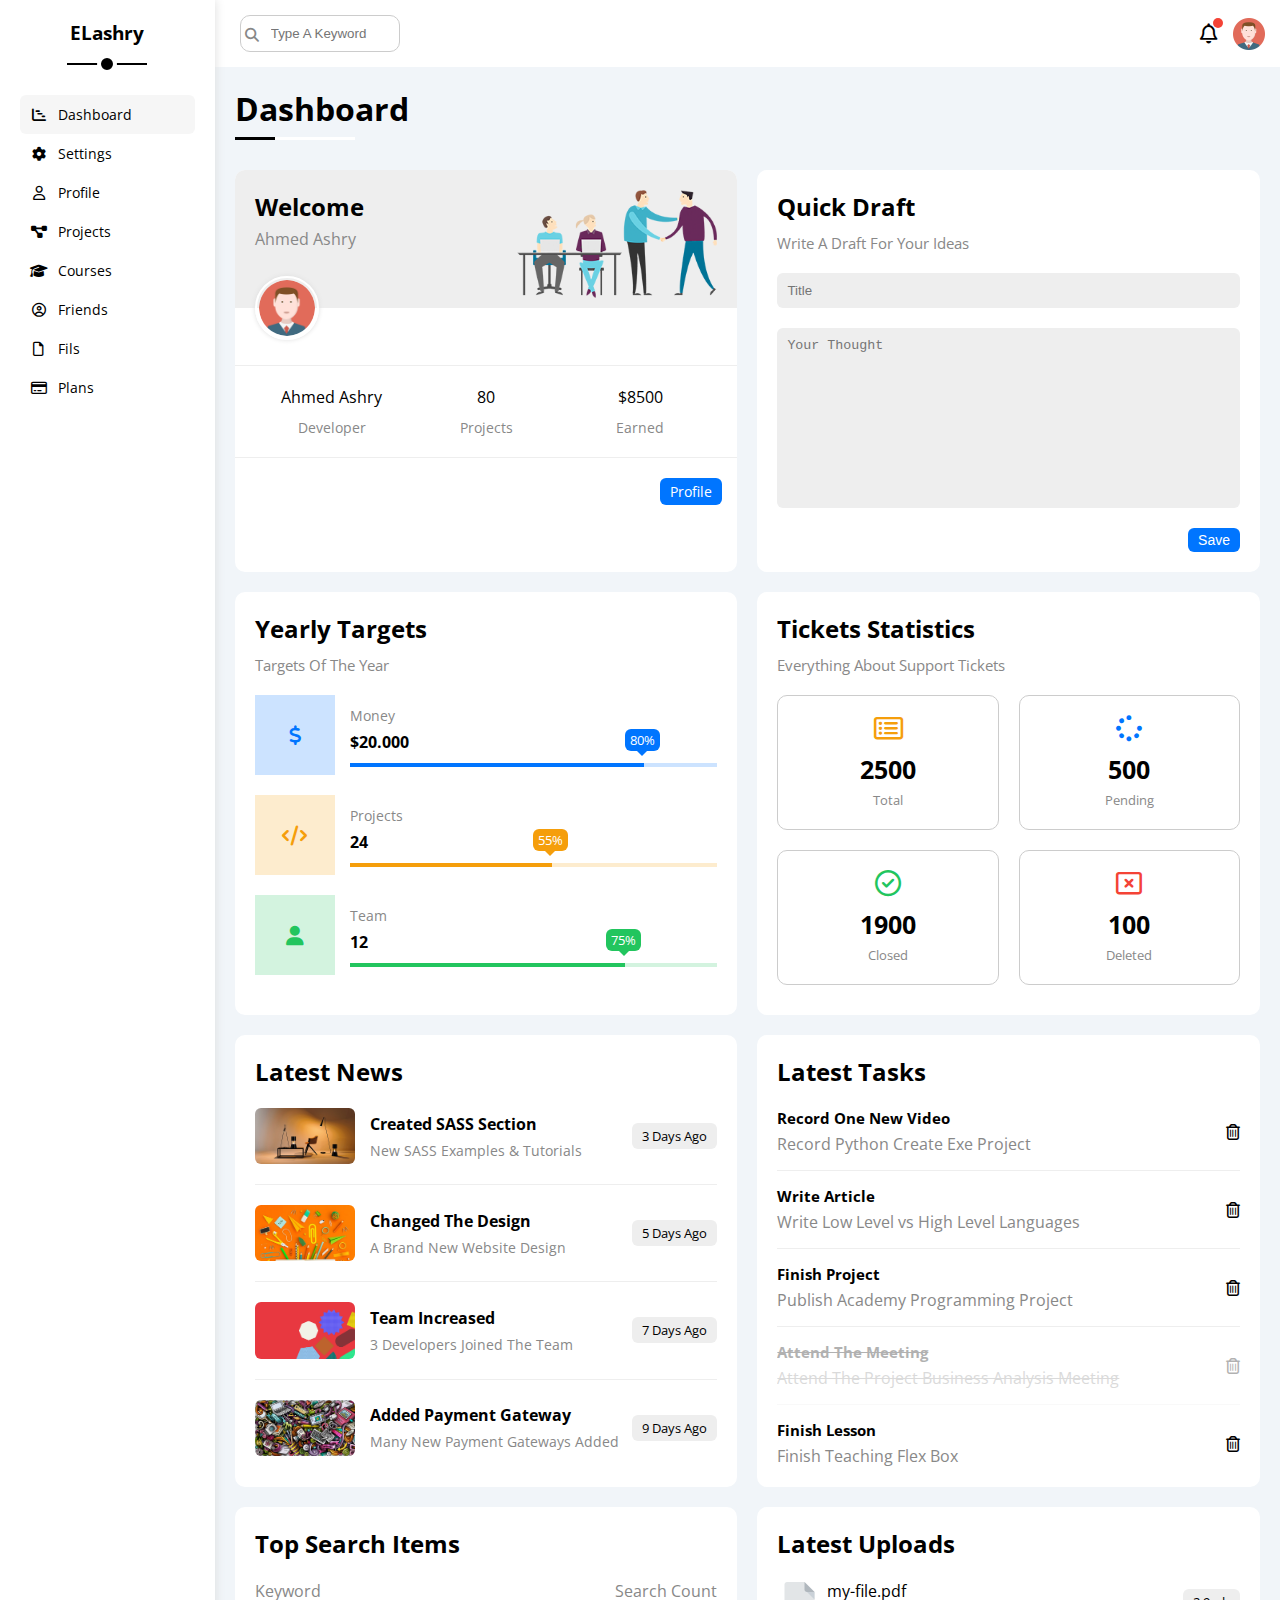
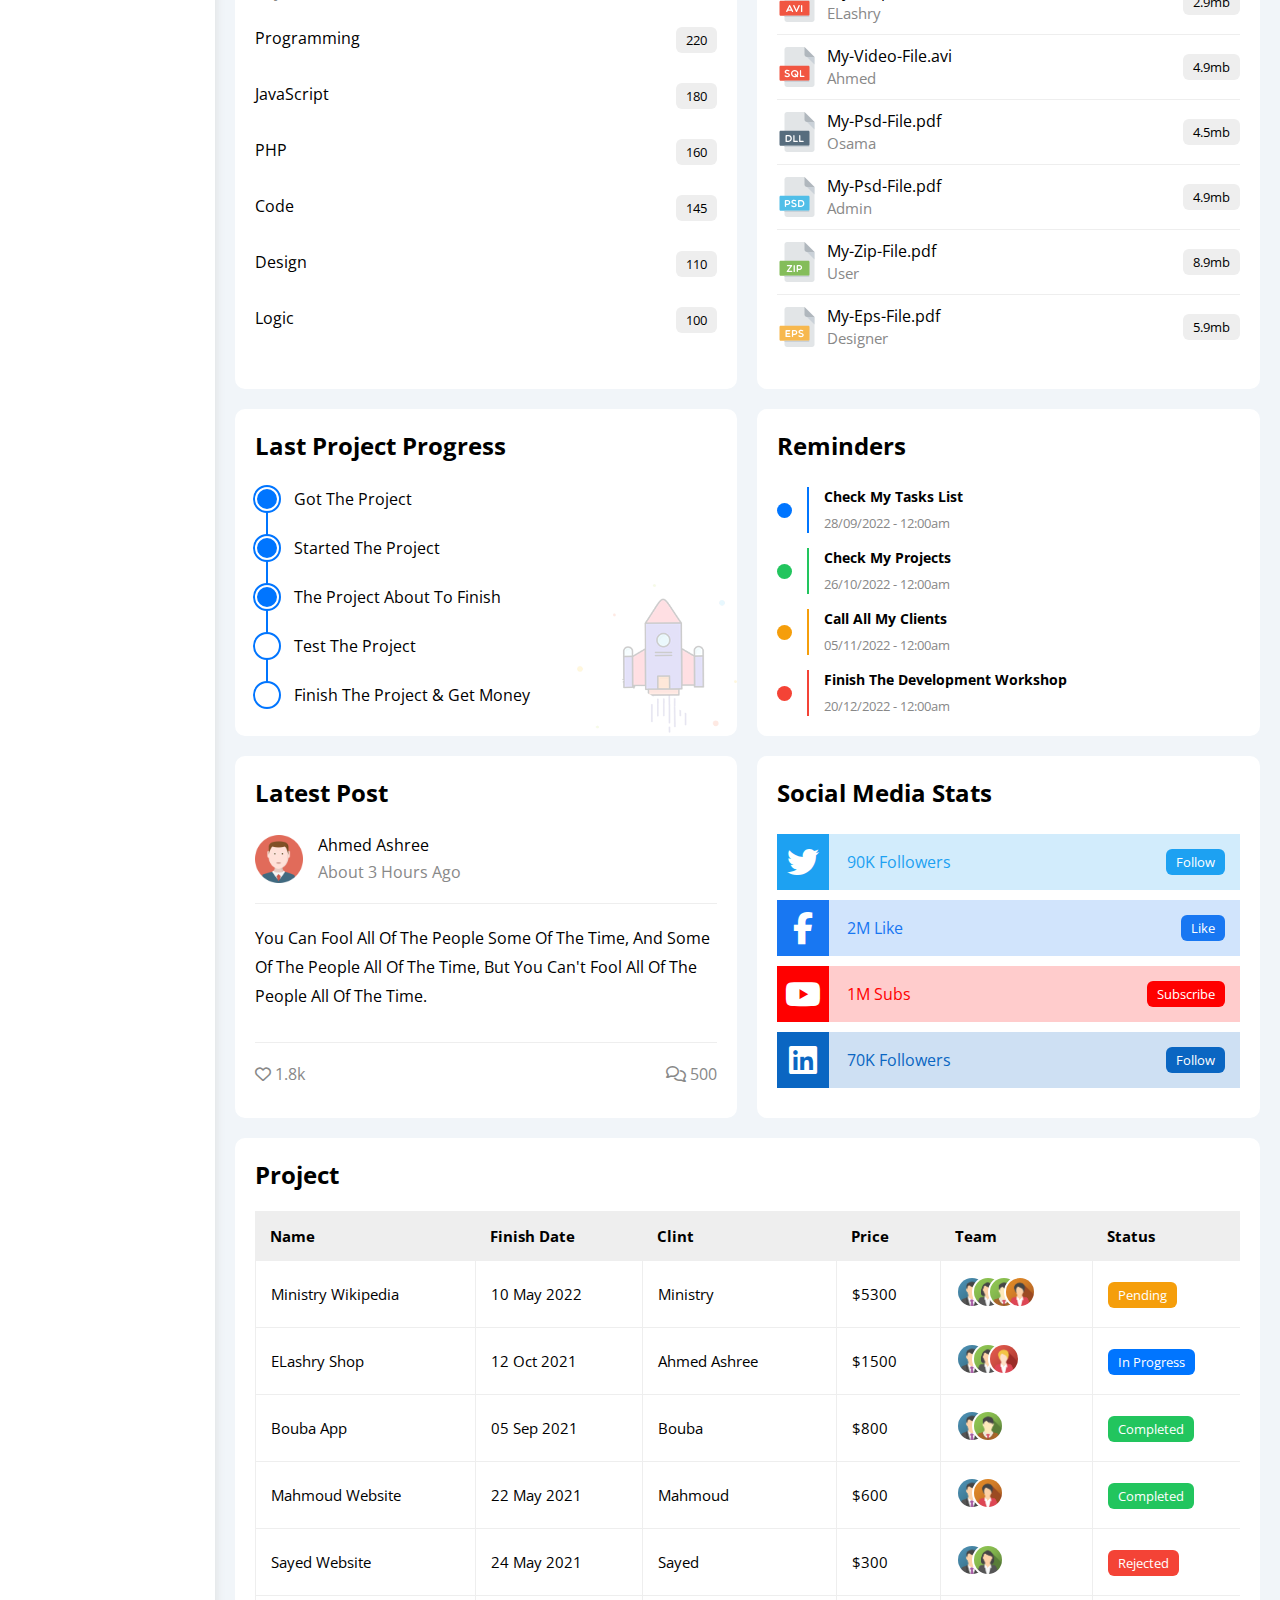
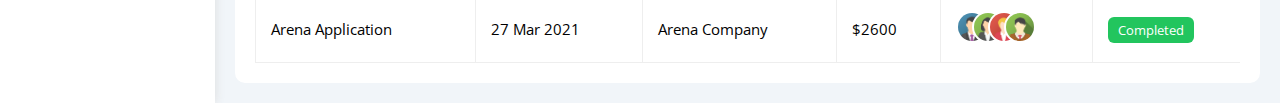
<file: index.html>
<!DOCTYPE html>
<html lang="en">
<head>
    <meta charset="UTF-8">
    <meta name="viewport" content="width=device-width, initial-scale=1.0">
    <title>Dashboard</title>
    <link rel="stylesheet" href="css/all.css">
    <link rel="stylesheet" href="css/framework.css">
    <link rel="stylesheet" href="css/master.css">
    <link rel="preconnect" href="https://fonts.googleapis.com">
    <link rel="preconnect" href="https://fonts.gstatic.com" crossorigin>
    <link href="https://fonts.googleapis.com/css2?family=Cairo:wght@200..1000&family=Open+Sans:ital,wght@0,300..800;1,300..800&family=Work+Sans:ital,wght@0,100..900;1,100..900&family=Young+Serif&display=swap" rel="stylesheet">
</head>
<body>
    <!-- Start Sidebar  -->
    <div class="page d-flex">
        <div class="sidebar bg-white p-20 p-relative">
            <h3 class="p-relative txt-c mt-0">ELashry</h3>
            <ul>
                <li>
                    <a class="active d-flex c-black align-center fs-14 p-10 red-6" href="index.html">
                        <i class="fa-solid fa-chart-gantt fa-fw"></i>
                        <span class="hide-mobile">Dashboard</span>
                    </a>
                </li>
                <li> 
                    <a class=" d-flex c-black align-center fs-14 p-10 red-6" href="settings.html">
                        <i class="fa-solid fa-gear fa-fw"></i>
                        <span class="hide-mobile">Settings</span>
                    </a>
                </li>
                <li>
                    <a class=" d-flex c-black align-center fs-14 p-10 red-6" href="profile.html">
                        <i class="fa-regular fa-user fa-fw"></i>
                        <span class="hide-mobile">Profile</span>
                    </a>
                </li>
                <li>
                    <a class=" d-flex c-black align-center fs-14 p-10 red-6" href="projects.html">
                        <i class="fa-solid fa-diagram-project fa-fw"></i>
                        <span class="hide-mobile">Projects</span>
                    </a>
                </li>
                <li>
                    <a class=" d-flex c-black align-center fs-14 p-10 red-6" href="courses.html">
                        <i class="fa-solid fa-graduation-cap fa-fw"></i>
                        <span class="hide-mobile">Courses</span>
                    </a>
                </li>
                <li>
                    <a class=" d-flex c-black align-center fs-14 p-10 red-6" href="friends.html">
                        <i class="fa-regular fa-circle-user fa-fw"></i>
                        <span class="hide-mobile">Friends</span>
                    </a>
                </li>
                <li>
                    <a class=" d-flex c-black align-center fs-14 p-10 red-6" href="fils.html">
                        <i class="fa-regular fa-file fa-fw"></i>
                        <span class="hide-mobile">Fils</span>
                    </a>
                </li>
                <li>
                    <a class=" d-flex c-black align-center fs-14 p-10 red-6" href="plans.html">
                        <i class="fa-regular fa-credit-card fa-fw"></i>
                        <span class="hide-mobile">Plans</span>
                    </a>
                </li>
            </ul>
        </div>
    <!-- End Sidebar -->
        <div class="content w-full">
            <!-- Start Head  -->
            <div class="head bg-white p-15 between-flex">
                <div class="search p-relative">
                    <input class="p-10 b-cc red-10" type="search" placeholder="Type A Keyword">
                </div>
                <div class="icon d-flex align-center">
                    <span class="notification p-relative">
                        <i class="fa-regular fa-bell fa-lg"></i>
                    </span>
                    <img src="images/avatar.png" alt="">
                </div>
            </div>
            <!-- End Head -->
            <h1 class="p-relative">Dashboard</h1>
            <div class=" wrapper">
                <!-- Start Welcome -->
                <div class=" welcome bg-white red-10 txt-c-mobile block-mobile">
                    <div class="intro space-between p-20 d-flex bg-eee">
                        <div>
                            <h2 class="m-0">Welcome</h2>
                            <p class="c-grey mt-5">Ahmed Ashry</p>
                        </div>
                        <img src="images/welcome.png" alt="" class="hide-mobile">
                    </div>
                    <img src="images/avatar.png" alt="" class="avatar">
                    <div class="body txt-c d-flex p-20 mt-20 mb-20 block-mobile">
                        <div>Ahmed Ashry <span class="d-block c-grey fs-14 mt-10">Developer</span></div>
                        <div>80<span class="d-block c-grey fs-14 mt-10">Projects</span></div>
                        <div>$8500<span class="d-block c-grey fs-14 mt-10">Earned</span></div>
                    </div>
                    <a href="profile.html" class="visit d-block fs-14 red-6 bg-blue c-white w-fit btn-shape">Profile</a>
                </div>
                <!-- End Welcome -->
                <!-- Start Quick Draft Widget -->
                    <div class="quick-draft p-20 bg-white red-10">
                        <h2 class="mt-0 mb-10">Quick Draft</h2>
                        <p class="mt-0 mb-20 c-grey fs-15">Write A Draft For Your Ideas</p>
                        <form>
                            <input type="text" class="d-block red-6 bg-eee mb-20 w-full p-10 b-none" placeholder="Title">
                            <textarea class="d-block red-6 bg-eee mb-20 w-full p-10 b-none" placeholder="Your Thought"></textarea>
                            <input class="save d-block w-fit bg-blue c-white fs-14 b-none btn-shape" type="submit" value="Save">
                        </form>
                    </div>
                <!-- End Quick Draft Widget -->
                <!-- Start Targets -->
                <div class="targets p-20 red-10 bg-white ">
                    <h2 class="mt-0 mb-10">Yearly Targets</h2>
                    <p class="mt-0 mb-20 c-grey fs-15"> Targets Of The Year</p>
                    <div class="targets-row mb-20  d-flex align-center blue">
                        <div class="icon center-flex">
                            <i class="fa-solid fa-dollar-sign fa-lg c-blue"></i>
                        </div>
                        <div class="details">
                            <span class="fs-14 c-grey">Money</span>
                            <span class="d-block mt-5 mb-10 fw-bold">$20.000</span>
                            <div class="progress p-relative">
                                <span class="bg-blue blue" style="width: 80%;">
                                <span class="bg-blue">80%</span>
                            </span>
                            </div>
                        </div>
                    </div>
                    <div class="targets-row mb-20  d-flex align-center orange">
                        <div class="icon center-flex">
                            <i class="fa-solid fa-code fa-lg c-orange"></i>
                        </div>
                        <div class="details">
                            <span class="fs-14 c-grey">Projects</span>
                            <span class="d-block mt-5 mb-10 fw-bold">24</span>
                            <div class="progress p-relative">
                                <span class="bg-orange orange" style="width:55%;">
                                <span class="bg-orange">55%</span>
                            </span>
                            </div>
                        </div>
                    </div>
                    <div class="targets-row mb-20  d-flex align-center green">
                        <div class="icon center-flex">
                            <i class="fa-solid fa-user fa-lg c-green"></i>
                        </div>
                        <div class="details">
                            <span class="fs-14 c-grey">Team</span>
                            <span class="d-block mt-5 mb-10 fw-bold">12</span>
                            <div class="progress p-relative">
                                <span class="bg-green green" style="width: 75%;">
                                <span class="bg-green">75%</span>
                            </span>
                            </div>
                        </div>
                    </div>
                </div>
                <!-- End Targets -->
                <!-- Start Ticket Widget -->
                <div class="tickets p-20 red-10 bg-white">
                    <h2 class="mt-0 mb-10">Tickets Statistics</h2>
                    <p class="mt-0 mb-20 c-grey fs-15">Everything About Support Tickets</p>
                    <div class="d-flex txt-c gap-20 f-wrap">
                        <div class="box p-20 red-10 fs-13 c-grey">
                            <i class="fa-regular fa-rectangle-list fa-2x mb-10 c-orange"></i>
                            <span class="d-block c-black fw-bold fs-25 mb-5">2500</span>
                            Total
                        </div>
                        <div class="box p-20 red-10 fs-13 c-grey">
                            <i class="fa-solid fa-spinner fa-2x mb-10 c-blue"></i>
                            <span class="d-block c-black fw-bold fs-25 mb-5">500</span>
                            Pending
                        </div>
                        <div class="box p-20 red-10 fs-13 c-grey">
                            <i class="fa-regular fa-circle-check fa-2x mb-10 c-green"></i>
                            <span class="d-block c-black fw-bold fs-25 mb-5">1900</span>
                            Closed
                        </div>
                        <div class="box p-20 red-10 fs-13 c-grey">
                            <i class="fa-regular fa-rectangle-xmark fa-2x mb-10 c-red"></i>
                            <span class="d-block c-black fw-bold fs-25 mb-5">100</span>
                            Deleted
                        </div>
                    </div>
                </div>
                <!-- End Ticket Widget -->
                <!-- Start  Latest News -->
                <div class="latest-news p-20 red-10 bg-white txt-c-mobile">
                    <h2 class="mt-0 mb-20">Latest News</h2>
                    <div class="news-row d-flex align-center block-mobile">
                        <img src="images/news-01.png" alt=""> 
                        <div class="info">
                            <h3>Created SASS Section</h3>
                            <p class="m-0 fs-14 c-grey">New SASS Examples & Tutorials</p>
                        </div>
                        <div class="btn-shape bg-eee fs-13 label">3 Days Ago</div>
                    </div>
                    <div class="news-row d-flex align-center block-mobile">
                        <img src="images/news-02.png" alt=""> 
                        <div class="info">
                            <h3>Changed The Design</h3>
                            <p class="m-0 fs-14 c-grey">A Brand New Website Design</p>
                        </div>
                        <div class="btn-shape bg-eee fs-13 label">5 Days Ago</div>
                    </div>
                    <div class="news-row d-flex align-center block-mobile">
                        <img src="images/news-03.png" alt=""> 
                        <div class="info">
                            <h3>Team Increased</h3>
                            <p class="m-0 fs-14 c-grey">3 Developers Joined The Team</p>
                        </div>
                        <div class="btn-shape bg-eee fs-13 label">7 Days Ago</div>
                    </div>
                    <div class="news-row d-flex align-center block-mobile">
                        <img src="images/news-04.png" alt=""> 
                        <div class="info">
                            <h3>Added Payment Gateway</h3>
                            <p class="m-0 fs-14 c-grey">Many New Payment Gateways Added</p>
                        </div>
                        <div class="btn-shape bg-eee fs-13 label">9 Days Ago</div>
                    </div>
                </div>
                <!-- End  Latest News -->
                <!-- Start Latest Tasks -->
                <div class="tasks p-20 red-10 bg-white">
                    <h2 class="mt-0 mb-20">Latest Tasks</h2>
                    <div class="task-row between-flex">
                        <div class="info">
                            <h3 class="fs-15 mb-5 mt-0">Record One New Video</h3>
                            <p class="c-grey m-0">Record Python Create Exe Project</p>
                        </div>
                        <i class="fa-regular fa-trash-can delete"></i>
                    </div>
                    <div class="task-row between-flex">
                        <div class="info">
                            <h3 class="fs-15 mb-5 mt-0">Write Article</h3>
                            <p class="c-grey m-0">Write Low Level vs High Level Languages</p>
                        </div>
                        <i class="fa-regular fa-trash-can delete"></i>
                    </div>
                    <div class="task-row between-flex">
                        <div class="info">
                            <h3 class="fs-15 mb-5 mt-0">Finish Project</h3>
                            <p class="c-grey m-0">Publish Academy Programming Project</p>
                        </div>
                        <i class="fa-regular fa-trash-can delete"></i>
                    </div>
                    <div class="task-row between-flex done">
                        <div class="info">
                            <h3 class="fs-15 mb-5 mt-0">Attend The Meeting</h3>
                            <p class="c-grey m-0">Attend The Project Business Analysis Meeting</p>
                        </div>
                        <i class="fa-regular fa-trash-can delete"></i>
                    </div>
                    <div class="task-row between-flex">
                        <div class="info">
                            <h3 class="fs-15 mb-5 mt-0">Finish Lesson</h3>
                            <p class="c-grey m-0">Finish Teaching Flex Box</p>
                        </div>
                        <i class="fa-regular fa-trash-can delete"></i>
                    </div>
                </div>
                <!-- End Latest Tasks -->
                <!-- Start Top Search -->
                <div class="top-search p-20 red-10 bg-white">
                    <h2 class="mt-0 mb-20">Top Search Items</h2>
                    <div class="items-head d-flex space-between c-grey mb-10">
                        <div>Keyword</div>
                        <div>Search Count</div>
                    </div>
                    <div class="items pt-15 pb-15 d-flex space-between">
                        <span>Programming</span>
                        <span class="btn-shape bg-eee fs-13">220</span>
                    </div>
                    <div class="items pt-15 pb-15 d-flex space-between">
                        <span>JavaScript</span>
                        <span class="btn-shape bg-eee fs-13">180</span>
                    </div>
                    <div class="items pt-15 pb-15 d-flex space-between">
                        <span>PHP</span>
                        <span class="btn-shape bg-eee fs-13">160</span>
                    </div>
                    <div class="items pt-15 pb-15 d-flex space-between">
                        <span>Code</span>
                        <span class="btn-shape bg-eee fs-13">145</span>
                    </div>
                    <div class="items pt-15 pb-15 d-flex space-between">
                        <span>Design</span>
                        <span class="btn-shape bg-eee fs-13">110</span>
                    </div>
                    <div class="items pt-15 pb-15 d-flex space-between">
                        <span>Logic</span>
                        <span class="btn-shape bg-eee fs-13">100</span>
                    </div>
                </div>
                <!-- End Top Search -->
                <!-- Start Latest Uploads -->
                <div class="latest-uploads p-20 red-10 bg-white">
                    <h2 class="mt-0 mb-20">Latest Uploads</h2>
                    <ul class="m-0">
                        <li class="between-flex pb-10 mb-10">
                            <div class="d-flex align-center">
                                <img src="images/avi.svg" alt="" class="mr-10">
                                <div>
                                    <span class="d-block">my-file.pdf</span>
                                    <span class="fs-15 c-grey">ELashry</span>
                                </div>
                            </div>
                            <div class="btn-shape fs-13 bg-eee">2.9mb</div>
                        </li>
                        <li class="between-flex pb-10 mb-10">
                            <div class="d-flex align-center">
                                <img src="images/sql.svg" alt="" class="mr-10">
                                <div>
                                    <span class="d-block">My-Video-File.avi</span>
                                    <span class="fs-15 c-grey">Ahmed</span>
                                </div>
                            </div>
                            <div class="btn-shape fs-13 bg-eee">4.9mb</div>
                        </li>
                        <li class="between-flex pb-10 mb-10">
                            <div class="d-flex align-center">
                                <img src="images/dll.svg" alt="" class="mr-10">
                                <div>
                                    <span class="d-block">My-Psd-File.pdf</span>
                                    <span class="fs-15 c-grey">Osama</span>
                                </div>
                            </div>
                            <div class="btn-shape fs-13 bg-eee">4.5mb</div>
                        </li>
                        <li class="between-flex pb-10 mb-10">
                            <div class="d-flex align-center">
                                <img src="images/psd.svg" alt="" class="mr-10">
                                <div>
                                    <span class="d-block">My-Psd-File.pdf</span>
                                    <span class="fs-15 c-grey">Admin</span>
                                </div>
                            </div>
                            <div class="btn-shape fs-13 bg-eee">4.9mb</div>
                        </li>
                        <li class="between-flex pb-10 mb-10">
                            <div class="d-flex align-center">
                                <img src="images/zip.svg" alt="" class="mr-10">
                                <div>
                                    <span class="d-block">My-Zip-File.pdf</span>
                                    <span class="fs-15 c-grey">User</span>
                                </div>
                            </div>
                            <div class="btn-shape fs-13 bg-eee">8.9mb</div>
                        </li>
                        <li class="between-flex pb-10 mb-10">
                            <div class="d-flex align-center">
                                <img src="images/eps.svg" alt="" class="mr-10">
                                <div>
                                    <span class="d-block">My-Eps-File.pdf</span>
                                    <span class="fs-15 c-grey">Designer</span>
                                </div>
                            </div>
                            <div class="btn-shape fs-13 bg-eee">5.9mb</div>
                        </li>
                    </ul>
                </div>
                <!-- End Latest Uploads -->
                <!-- Start Last Project Progress -->
                <div class="last-project p-20 red-10 bg-white p-relative">
                    <h2 class="mt-0 mb-20">Last Project Progress</h2>
                    <ul class="m-0 p-relative">
                        <li class="mt-25 d-flex align-center done">Got The Project</li>
                        <li class="mt-25 d-flex align-center done">Started The Project</li>
                        <li class="mt-25 d-flex align-center done">The Project About To Finish</li>
                        <li class="mt-25 d-flex align-center current">Test The Project</li>
                        <li class="mt-25 d-flex align-center">Finish The Project & Get Money</li>
                    </ul>
                    <img src="images/project.png" alt="" class="launch-icon hide-mobile">
                </div>
                <!-- End Last Project Progress -->
                <!-- Start Reminders -->
                <div class="reminders  p-20 red-10 bg-white p-relative">
                    <h2 class="mt-0 mb-25">Reminders</h2>
                    <ul class="m-0">
                        <li class="d-flex align-center mt-15">
                            <span class="bg-blue mr-15 red-half d-block key"></span>
                            <div class="pl-15 blue">
                                <p class="fs-14 fw-bold mt-0 mb-5">Check My Tasks List</p>
                                <span class="fs-13 c-grey">28/09/2022 - 12:00am</span>
                            </div>
                        </li>
                        <li class="d-flex align-center mt-15">
                            <span class="bg-green mr-15 red-half d-block key"></span>
                            <div class="pl-15 green">
                                <p class="fs-14 fw-bold mt-0 mb-5">Check My Projects</p>
                                <span class="fs-13 c-grey">26/10/2022 - 12:00am</span>
                            </div>
                        </li>
                        <li class="d-flex align-center mt-15">
                            <span class="bg-orange mr-15 red-half d-block key"></span>
                            <div class="pl-15 orange">
                                <p class="fs-14 fw-bold mt-0 mb-5">Call All My Clients</p>
                                <span class="fs-13 c-grey">05/11/2022 - 12:00am</span>
                            </div>
                        </li>
                        <li class="d-flex align-center mt-15">
                            <span class="bg-red mr-15 red-half d-block key"></span>
                            <div class="pl-15 red">
                                <p class="fs-14 fw-bold mt-0 mb-5">Finish The Development Workshop</p>
                                <span class="fs-13 c-grey">20/12/2022 - 12:00am</span>
                            </div>
                        </li>
                    </ul>
                </div>
                <!-- End Reminders -->
                <!-- Start Latest Post -->
                <div class="latest-post p-20 red-10 bg-white p-relative">
                    <h2 class="mt-0 mb-25">Latest Post</h2>
                    <div class="top d-flex align-center">
                        <img src="images/avatar.png" alt="" class="avatar mr-15">
                        <div class="info">
                            <span class="d-block mb-5">Ahmed Ashree</span>
                            <span class="c-grey">About 3 Hours Ago</span>
                        </div>
                    </div>
                    <div class="post-content txt-c-mobile pb-20 pt-20 mt-20 mb-20">You Can Fool All Of The People Some Of The Time, And Some Of The People All Of The Time, But You Can't Fool All Of The People All Of The Time.</div>
                    <div class="post-stats between-flex c-grey">
                        <div>
                            <i class="fa-regular fa-heart"></i>
                            <span>1.8k</span>
                        </div>
                        <div>
                            <i class="fa-regular fa-comments"></i>
                            <span>500</span>
                        </div>
                    </div>
                </div>
                <!-- End Latest Post -->
                <!-- Start Social Media -->
                <div class="social-media  p-20 red-10 bg-white p-relative">
                    <h2 class="mt-0 mb-25">Social Media Stats</h2>
                    <div class="box twitter between-flex p-15 p-relative mb-10">
                        <i class="fa-brands fa-twitter fa-2x c-white h-full center-flex"></i>
                        <span>90K Followers</span>
                        <a href="#" class="fs-13 c-white btn-shape">Follow</a>
                    </div>
                    <div class="box facebook p-15 p-relative mb-10 between-flex">
                        <i class="fa-brands fa-facebook-f fa-2x c-white h-full center-flex"></i>
                        <span>2M Like</span>
                        <a href="#" class="fs-13 c-white btn-shape">Like</a>
                    </div>
                    <div class="box youtube between-flex p-15 p-relative mb-10">
                        <i class="fa-brands fa-youtube fa-2x c-white h-full center-flex"></i>
                        <span>1M Subs</span>
                        <a href="#" class="fs-13 c-white btn-shape">Subscribe</a>
                    </div>
                    <div class="box linkedin p-15 p-relative mb-10 between-flex">
                        <i class="fa-brands fa-linkedin fa-2x c-white h-full center-flex"></i>
                        <span>70K Followers</span>
                        <a href="#" class="fs-13 c-white btn-shape">Follow</a>
                    </div>
                </div>
                <!-- End Social Media -->
            </div>
            <!-- Start Project Table -->
            <div class="project p-20 bg-white red-10 m-20">
                <h2 class="mt-0 mb-20">Project</h2>
                <div class="responsive-table">
                    <table class="fs-15 w-full">
                        <thead>
                            <tr>
                                <td>Name</td>
                                <td>Finish Date</td>
                                <td>Clint</td>
                                <td>Price</td>
                                <td>Team</td>
                                <td>Status</td>
                            </tr>
                        </thead>
                        <tbody>
                            <tr>
                                <td>Ministry Wikipedia</td>
                                <td>10 May 2022</td>
                                <td>Ministry</td>
                                <td>$5300</td>
                                <td>
                                    <img src="images/team-01.png" alt="">
                                    <img src="images/team-02.png" alt="">
                                    <img src="images/team-03.png" alt="">
                                    <img src="images/team-04.png" alt="">
                                </td>
                                <td>
                                    <span class="label btn-shape bg-orange c-white">Pending</span>
                                </td>
                            </tr>
                            <tr>
                                <td>ELashry Shop</td>
                                <td>12 Oct 2021</td>
                                <td>Ahmed Ashree</td>
                                <td>$1500</td>
                                <td>
                                    <img src="images/team-01.png" alt="">
                                    <img src="images/team-02.png" alt="">
                                    <img src="images/team-05.png" alt="">
                                </td>
                                <td>
                                    <span class="label btn-shape bg-blue c-white">In Progress</span>
                                </td>
                            </tr>
                            <tr>
                                <td>Bouba App</td>
                                <td>05 Sep 2021</td>
                                <td>Bouba</td>
                                <td>$800</td>
                                <td>
                                    <img src="images/team-01.png" alt="">
                                    <img src="images/team-03.png" alt="">
                                </td>
                                <td>
                                    <span class="label btn-shape bg-green c-white">Completed</span>
                                </td>
                            </tr>
                            <tr>
                                <td>Mahmoud Website</td>
                                <td>22 May 2021</td>
                                <td>Mahmoud</td>
                                <td>$600</td>
                                <td>
                                    <img src="images/team-01.png" alt="">
                                    <img src="images/team-04.png" alt="">
                                </td>
                                <td>
                                    <span class="label btn-shape bg-green c-white">Completed</span>
                                </td>
                            </tr>
                            <tr>
                                <td>Sayed Website</td>
                                <td>24 May 2021</td>
                                <td>Sayed</td>
                                <td>$300</td>
                                <td>
                                    <img src="images/team-01.png" alt="">
                                    <img src="images/team-02.png" alt="">
                                </td>
                                <td>
                                    <span class="label btn-shape bg-red c-white">Rejected</span>
                                </td>
                            </tr>
                            <tr>
                                <td>Arena Application</td>
                                <td>27 Mar 2021</td>
                                <td>Arena Company</td>
                                <td>$2600</td>
                                <td>
                                    <img src="images/team-01.png" alt="">
                                    <img src="images/team-02.png" alt="">
                                    <img src="images/team-05.png" alt="">
                                    <img src="images/team-03.png" alt="">
                                </td>
                                <td>
                                    <span class="label btn-shape bg-green c-white">Completed</span>
                                </td>
                            </tr>
                        </tbody>
                    </table>
                </div>
            </div>
            <!-- End Project Table -->
        </div>
    </div>
</body>
</html>
</file>
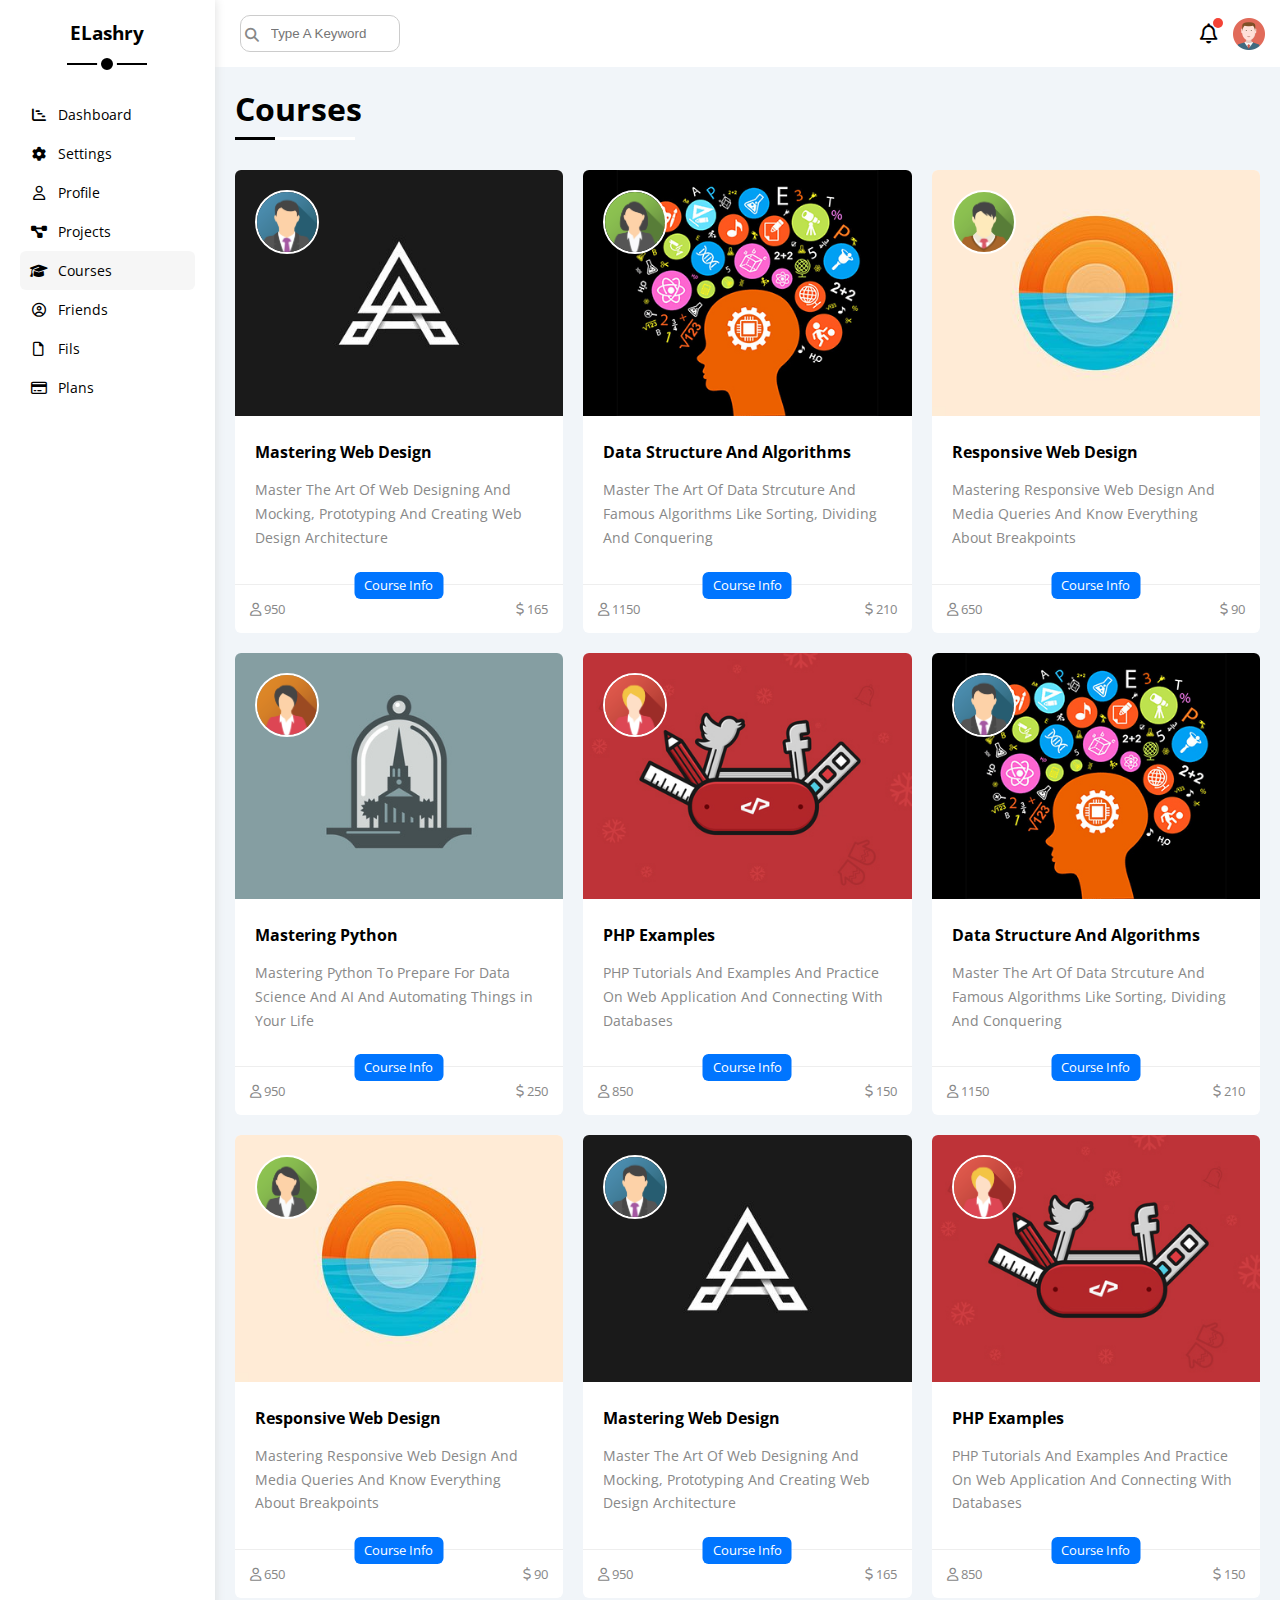
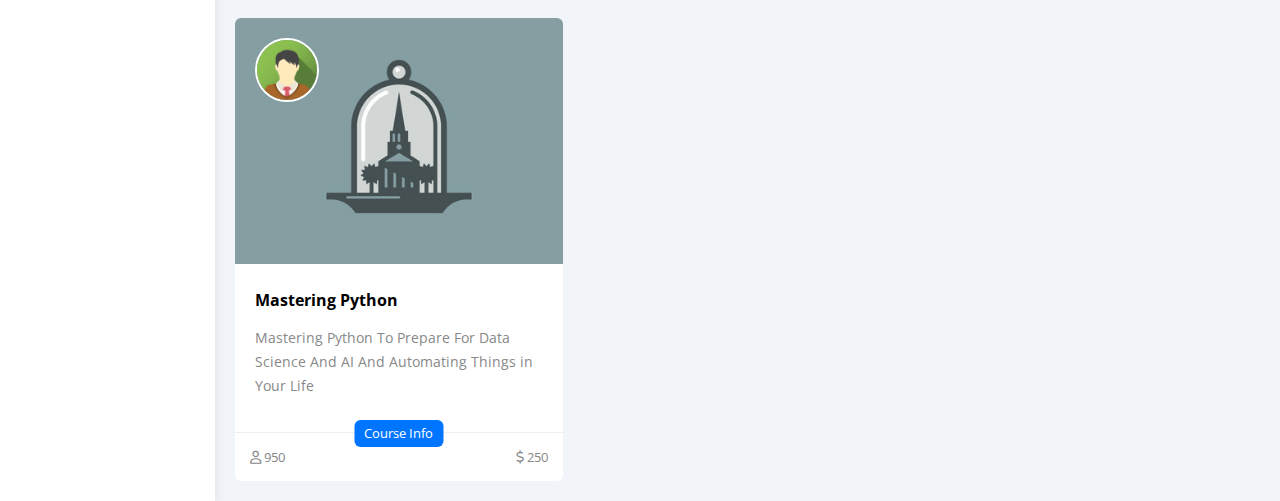
<file: courses.html>
<!DOCTYPE html>
<html lang="en">
<head>
    <meta charset="UTF-8">
    <meta name="viewport" content="width=device-width, initial-scale=1.0">
    <title>Courses</title>
    <link rel="stylesheet" href="css/all.css">
    <link rel="stylesheet" href="css/framework.css">
    <link rel="stylesheet" href="css/master.css">
    <link rel="preconnect" href="https://fonts.googleapis.com">
    <link rel="preconnect" href="https://fonts.gstatic.com" crossorigin>
    <link href="https://fonts.googleapis.com/css2?family=Cairo:wght@200..1000&family=Open+Sans:ital,wght@0,300..800;1,300..800&family=Work+Sans:ital,wght@0,100..900;1,100..900&family=Young+Serif&display=swap" rel="stylesheet">
</head>
    <div>
    <!-- Start Sidebar  -->
    <div class="page d-flex">
        <div class="sidebar bg-white p-20 p-relative">
            <h3 class="p-relative txt-c mt-0">ELashry</h3>
            <ul>
                <li>
                    <a class=" d-flex c-black align-center fs-14 p-10 red-6" href="index.html">
                        <i class="fa-solid fa-chart-gantt fa-fw"></i>
                        <span class="hide-mobile">Dashboard</span>
                    </a>
                </li>
                <li> 
                    <a class="  d-flex c-black align-center fs-14 p-10 red-6" href="settings.html">
                        <i class="fa-solid fa-gear fa-fw"></i>
                        <span class="hide-mobile">Settings</span>
                    </a>
                </li>
                <li>
                    <a class=" d-flex c-black align-center fs-14 p-10 red-6" href="profile.html">
                        <i class="fa-regular fa-user fa-fw"></i>
                        <span class="hide-mobile">Profile</span>
                    </a>
                </li>
                <li>
                    <a class=" d-flex c-black align-center fs-14 p-10 red-6" href="projects.html">
                        <i class="fa-solid fa-diagram-project fa-fw"></i>
                        <span class="hide-mobile">Projects</span>
                    </a>
                </li>
                <li>
                    <a class="active d-flex c-black align-center fs-14 p-10 red-6" href="courses.html">
                        <i class="fa-solid fa-graduation-cap fa-fw"></i>
                        <span class="hide-mobile">Courses</span>
                    </a>
                </li>
                <li>
                    <a class=" d-flex c-black align-center fs-14 p-10 red-6" href="friends.html">
                        <i class="fa-regular fa-circle-user fa-fw"></i>
                        <span class="hide-mobile">Friends</span>
                    </a>
                </li>
                <li>
                    <a class=" d-flex c-black align-center fs-14 p-10 red-6" href="fils.html">
                        <i class="fa-regular fa-file fa-fw"></i>
                        <span class="hide-mobile">Fils</span>
                    </a>
                </li>
                <li>
                    <a class=" d-flex c-black align-center fs-14 p-10 red-6" href="plans.html">
                        <i class="fa-regular fa-credit-card fa-fw"></i>
                        <span class="hide-mobile">Plans</span>
                    </a>
                </li>
            </ul>
        </div>
    <!-- End Sidebar -->
        <div class="content w-full">
            <!-- Start Head  -->
            <div class="head bg-white p-15 between-flex">
                <div class="search p-relative">
                    <input class="p-10 b-cc red-10" type="search" placeholder="Type A Keyword">
                </div>
                <div class="icon d-flex align-center">
                    <span class="notification p-relative">
                        <i class="fa-regular fa-bell fa-lg"></i>
                    </span>
                    <img src="images/avatar.png" alt="">
                </div>
            </div>
            <!-- End Head -->
            <h1 class="p-relative">Courses</h1>
            <div class="courses-page d-grid m-20 gap-20">
                <div class="course bg-white p-relative red-6">
                    <img src="images/course-01.jpg" alt="" class="cover">
                    <img src="images/team-01.png" alt="" class="instructor">
                    <div class="p-20">
                        <h4 class="m-0">Mastering Web Design</h4>
                        <p class=" description mt-15 c-grey fs-14">Master The Art Of Web Designing And Mocking, Prototyping And Creating Web Design Architecture</p>
                    </div>
                    <div class="info p-15 p-relative between-flex">
                        <span class="title bg-blue c-white btn-shape fs-13">Course Info</span>
                        <span class="c-grey">
                            <i class="fa-regular fa-user"></i>
                            950
                        </span>
                        <span class="c-grey">
                            <i class="fa-regular fa-dollar-sign"></i>
                            165
                        </span>
                    </div>
                </div>
                <div class="course bg-white p-relative red-6">
                    <img src="images/course-02.jpg" alt="" class="cover">
                    <img src="images/team-02.png" alt="" class="instructor">
                    <div class="p-20">
                        <h4 class="m-0">Data Structure And Algorithms</h4>
                        <p class=" description mt-15 c-grey fs-14">Master The Art Of Data Strcuture And Famous Algorithms Like Sorting, Dividing And Conquering</p>
                    </div>
                    <div class="info p-15 p-relative between-flex">
                        <span class="title bg-blue c-white btn-shape fs-13">Course Info</span>
                        <span class="c-grey">
                            <i class="fa-regular fa-user"></i>
                            1150
                        </span>
                        <span class="c-grey">
                            <i class="fa-regular fa-dollar-sign"></i>
                            210
                        </span>
                    </div>
                </div>
                <div class="course bg-white p-relative red-6">
                    <img src="images/course-03.jpg" alt="" class="cover">
                    <img src="images/team-03.png" alt="" class="instructor">
                    <div class="p-20">
                        <h4 class="m-0">Responsive Web Design</h4>
                        <p class=" description mt-15 c-grey fs-14">Mastering Responsive Web Design And Media Queries And Know Everything About Breakpoints</p>
                    </div>
                    <div class="info p-15 p-relative between-flex">
                        <span class="title bg-blue c-white btn-shape fs-13">Course Info</span>
                        <span class="c-grey">
                            <i class="fa-regular fa-user"></i>
                            650
                        </span>
                        <span class="c-grey">
                            <i class="fa-regular fa-dollar-sign"></i>
                            90
                        </span>
                    </div>
                </div>
                <div class="course bg-white p-relative red-6">
                    <img src="images/course-04.jpg" alt="" class="cover">
                    <img src="images/team-04.png" alt="" class="instructor">
                    <div class="p-20">
                        <h4 class="m-0">Mastering Python</h4>
                        <p class=" description mt-15 c-grey fs-14">Mastering Python To Prepare For Data Science And AI And Automating Things in Your Life</p>
                    </div>
                    <div class="info p-15 p-relative between-flex">
                        <span class="title bg-blue c-white btn-shape fs-13">Course Info</span>
                        <span class="c-grey">
                            <i class="fa-regular fa-user"></i>
                            950
                        </span>
                        <span class="c-grey">
                            <i class="fa-regular fa-dollar-sign"></i>
                            250
                        </span>
                    </div>
                </div>
                <div class="course bg-white p-relative red-6">
                    <img src="images/course-05.jpg" alt="" class="cover">
                    <img src="images/team-05.png" alt="" class="instructor">
                    <div class="p-20">
                        <h4 class="m-0">PHP Examples</h4>
                        <p class=" description mt-15 c-grey fs-14">PHP Tutorials And Examples And Practice On Web Application And Connecting With Databases</p>
                    </div>
                    <div class="info p-15 p-relative between-flex">
                        <span class="title bg-blue c-white btn-shape fs-13">Course Info</span>
                        <span class="c-grey">
                            <i class="fa-regular fa-user"></i>
                            850
                        </span>
                        <span class="c-grey">
                            <i class="fa-regular fa-dollar-sign"></i>
                            150
                        </span>
                    </div>
                </div>
                <div class="course bg-white p-relative red-6">
                    <img src="images/course-02.jpg" alt="" class="cover">
                    <img src="images/team-01.png" alt="" class="instructor">
                    <div class="p-20">
                        <h4 class="m-0">Data Structure And Algorithms</h4>
                        <p class=" description mt-15 c-grey fs-14">Master The Art Of Data Strcuture And Famous Algorithms Like Sorting, Dividing And Conquering</p>
                    </div>
                    <div class="info p-15 p-relative between-flex">
                        <span class="title bg-blue c-white btn-shape fs-13">Course Info</span>
                        <span class="c-grey">
                            <i class="fa-regular fa-user"></i>
                            1150
                        </span>
                        <span class="c-grey">
                            <i class="fa-regular fa-dollar-sign"></i>
                            210
                        </span>
                    </div>
                </div>
                <div class="course bg-white p-relative red-6">
                    <img src="images/course-03.jpg" alt="" class="cover">
                    <img src="images/team-02.png" alt="" class="instructor">
                    <div class="p-20">
                        <h4 class="m-0">Responsive Web Design</h4>
                        <p class=" description mt-15 c-grey fs-14">Mastering Responsive Web Design And Media Queries And Know Everything About Breakpoints</p>
                    </div>
                    <div class="info p-15 p-relative between-flex">
                        <span class="title bg-blue c-white btn-shape fs-13">Course Info</span>
                        <span class="c-grey">
                            <i class="fa-regular fa-user"></i>
                            650
                        </span>
                        <span class="c-grey">
                            <i class="fa-regular fa-dollar-sign"></i>
                            90
                        </span>
                    </div>
                </div>
                <div class="course bg-white p-relative red-6">
                    <img src="images/course-01.jpg" alt="" class="cover">
                    <img src="images/team-01.png" alt="" class="instructor">
                    <div class="p-20">
                        <h4 class="m-0">Mastering Web Design</h4>
                        <p class=" description mt-15 c-grey fs-14">Master The Art Of Web Designing And Mocking, Prototyping And Creating Web Design Architecture</p>
                    </div>
                    <div class="info p-15 p-relative between-flex">
                        <span class="title bg-blue c-white btn-shape fs-13">Course Info</span>
                        <span class="c-grey">
                            <i class="fa-regular fa-user"></i>
                            950
                        </span>
                        <span class="c-grey">
                            <i class="fa-regular fa-dollar-sign"></i>
                            165
                        </span>
                    </div>
                </div>
                <div class="course bg-white p-relative red-6">
                    <img src="images/course-05.jpg" alt="" class="cover">
                    <img src="images/team-05.png" alt="" class="instructor">
                    <div class="p-20">
                        <h4 class="m-0">PHP Examples</h4>
                        <p class=" description mt-15 c-grey fs-14">PHP Tutorials And Examples And Practice On Web Application And Connecting With Databases</p>
                    </div>
                    <div class="info p-15 p-relative between-flex">
                        <span class="title bg-blue c-white btn-shape fs-13">Course Info</span>
                        <span class="c-grey">
                            <i class="fa-regular fa-user"></i>
                            850
                        </span>
                        <span class="c-grey">
                            <i class="fa-regular fa-dollar-sign"></i>
                            150
                        </span>
                    </div>
                </div>
                <div class="course bg-white p-relative red-6">
                    <img src="images/course-04.jpg" alt="" class="cover">
                    <img src="images/team-03.png" alt="" class="instructor">
                    <div class="p-20">
                        <h4 class="m-0">Mastering Python</h4>
                        <p class=" description mt-15 c-grey fs-14">Mastering Python To Prepare For Data Science And AI And Automating Things in Your Life</p>
                    </div>
                    <div class="info p-15 p-relative between-flex">
                        <span class="title bg-blue c-white btn-shape fs-13">Course Info</span>
                        <span class="c-grey">
                            <i class="fa-regular fa-user"></i>
                            950
                        </span>
                        <span class="c-grey">
                            <i class="fa-regular fa-dollar-sign"></i>
                            250
                        </span>
                    </div>
                </div>
            </div>
    </div>
    </div>
</body>
</html>
</file>
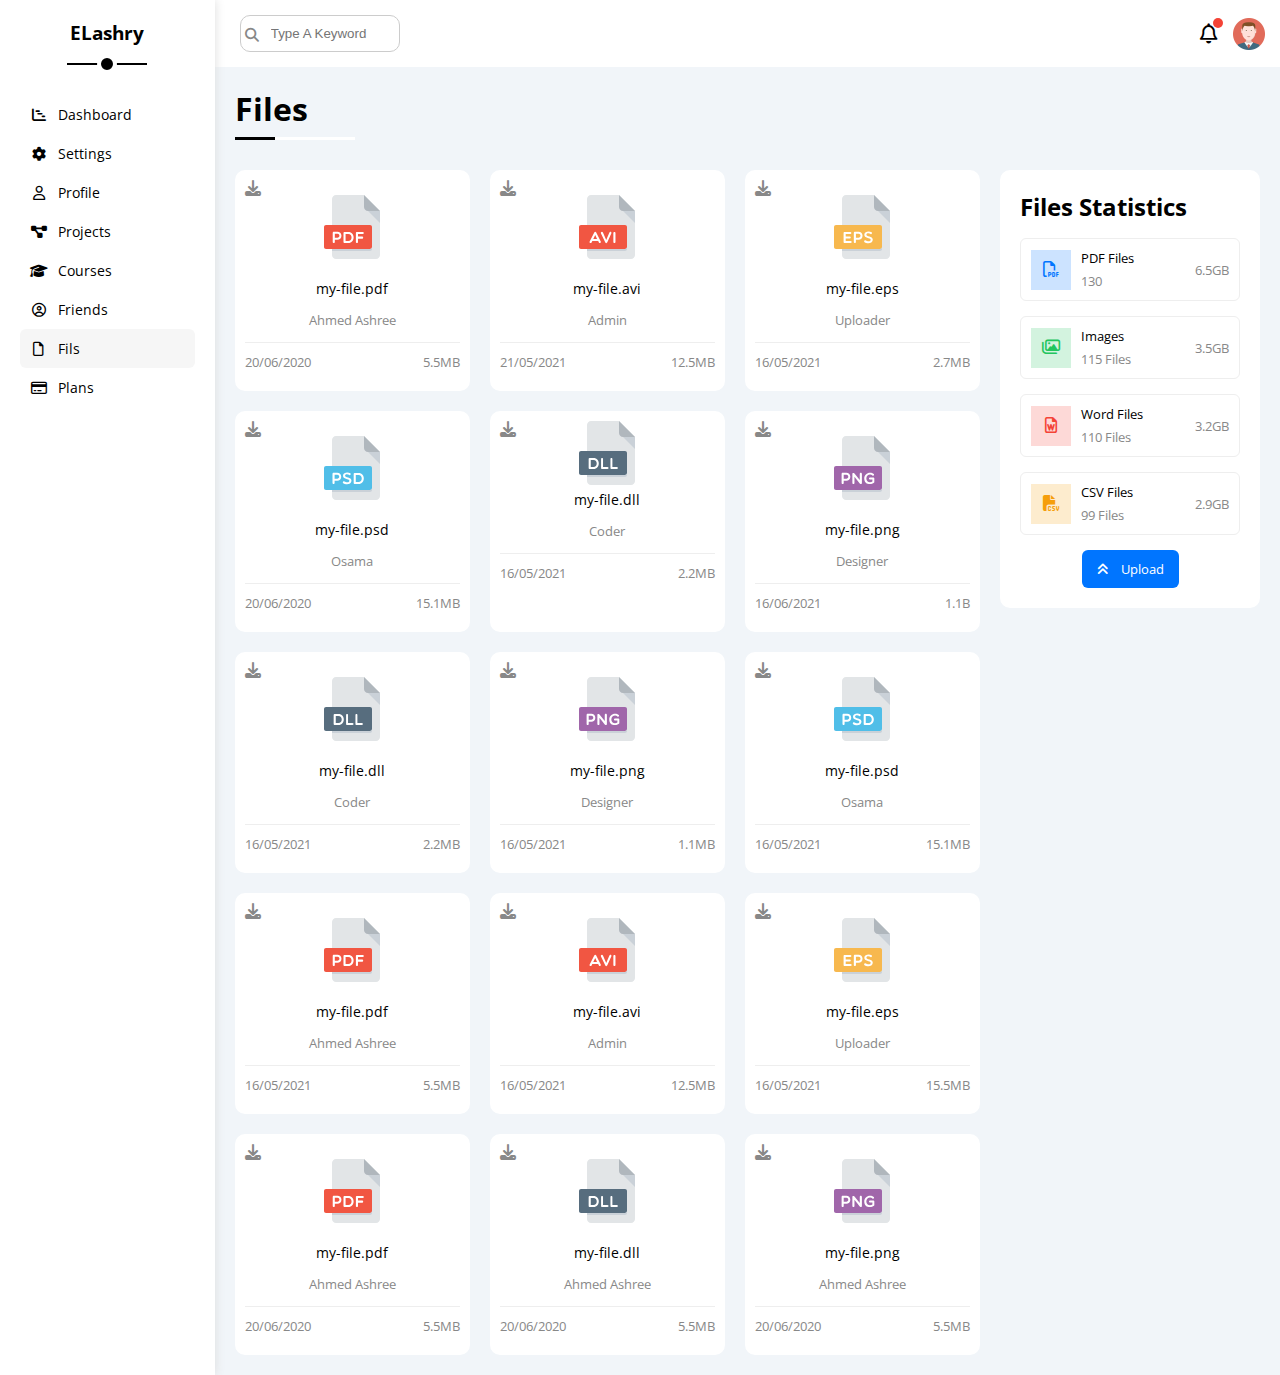
<file: fils.html>
<!DOCTYPE html>
<html lang="en">
<head>
    <meta charset="UTF-8">
    <meta name="viewport" content="width=device-width, initial-scale=1.0">
    <title>Files</title>
    <link rel="stylesheet" href="css/all.css">
    <link rel="stylesheet" href="css/framework.css">
    <link rel="stylesheet" href="css/master.css">
    <link rel="preconnect" href="https://fonts.googleapis.com">
    <link rel="preconnect" href="https://fonts.gstatic.com" crossorigin>
    <link href="https://fonts.googleapis.com/css2?family=Cairo:wght@200..1000&family=Open+Sans:ital,wght@0,300..800;1,300..800&family=Work+Sans:ital,wght@0,100..900;1,100..900&family=Young+Serif&display=swap" rel="stylesheet">
</head>
    <div>
    <!-- Start Sidebar  -->
    <div class="page d-flex">
        <div class="sidebar bg-white p-20 p-relative">
            <h3 class="p-relative txt-c mt-0">ELashry</h3>
            <ul>
                <li>
                    <a class=" d-flex c-black align-center fs-14 p-10 red-6" href="index.html">
                        <i class="fa-solid fa-chart-gantt fa-fw"></i>
                        <span class="hide-mobile">Dashboard</span>
                    </a>
                </li>
                <li> 
                    <a class="  d-flex c-black align-center fs-14 p-10 red-6" href="settings.html">
                        <i class="fa-solid fa-gear fa-fw"></i>
                        <span class="hide-mobile">Settings</span>
                    </a>
                </li>
                <li>
                    <a class=" d-flex c-black align-center fs-14 p-10 red-6" href="profile.html">
                        <i class="fa-regular fa-user fa-fw"></i>
                        <span class="hide-mobile">Profile</span>
                    </a>
                </li>
                <li>
                    <a class=" d-flex c-black align-center fs-14 p-10 red-6" href="projects.html">
                        <i class="fa-solid fa-diagram-project fa-fw"></i>
                        <span class="hide-mobile">Projects</span>
                    </a>
                </li>
                <li>
                    <a class=" d-flex c-black align-center fs-14 p-10 red-6" href="courses.html">
                        <i class="fa-solid fa-graduation-cap fa-fw"></i>
                        <span class="hide-mobile">Courses</span>
                    </a>
                </li>
                <li>
                    <a class=" d-flex c-black align-center fs-14 p-10 red-6" href="friends.html">
                        <i class="fa-regular fa-circle-user fa-fw"></i>
                        <span class="hide-mobile">Friends</span>
                    </a>
                </li>
                <li>
                    <a class="active d-flex c-black align-center fs-14 p-10 red-6" href="fils.html">
                        <i class="fa-regular fa-file fa-fw"></i>
                        <span class="hide-mobile">Fils</span>
                    </a>
                </li>
                <li>
                    <a class=" d-flex c-black align-center fs-14 p-10 red-6" href="plans.html">
                        <i class="fa-regular fa-credit-card fa-fw"></i>
                        <span class="hide-mobile">Plans</span>
                    </a>
                </li>
            </ul>
        </div>
    <!-- End Sidebar -->
        <div class="content w-full">
            <!-- Start Head  -->
            <div class="head bg-white p-15 between-flex">
                <div class="search p-relative">
                    <input class="p-10 b-cc red-10" type="search" placeholder="Type A Keyword">
                </div>
                <div class="icon d-flex align-center">
                    <span class="notification p-relative">
                        <i class="fa-regular fa-bell fa-lg"></i>
                    </span>
                    <img src="images/avatar.png" alt="">
                </div>
            </div>
            <!-- End Head -->
            <h1 class="p-relative">Files</h1>
            <div class="files-page d-flex m-20 gap-20">
                <div class="files-stats p-20 bg-white red-10">
                    <h2 class="mt-0 mb-15 txt-c-mobile">Files Statistics</h2>
                    <div class="d-flex b-eee align-center p-10 red-6 mb-15 fs-13">
                        <i class="fa-regular fa-file-pdf fa-lg blue center-flex c-blue icon"></i>
                        <div class="info">
                            <span>PDF Files</span>
                            <span class="c-grey d-block mt-5">130</span>
                        </div>
                        <div class="size c-grey">6.5GB</div>
                    </div>
                    <div class="d-flex b-eee align-center p-10 red-6 mb-15 fs-13">
                        <i class="fa-regular fa-images fa-lg green center-flex c-green icon"></i>
                        <div class="info">
                            <span>Images</span>
                            <span class="c-grey d-block mt-5">115 Files</span>
                        </div>
                        <div class="size c-grey">3.5GB</div>
                    </div>
                    <div class="d-flex b-eee align-center p-10 red-6 mb-15 fs-13">
                        <i class="fa-regular fa-file-word fa-lg red center-flex c-red icon"></i>
                        <div class="info">
                            <span>Word Files</span>
                            <span class="c-grey d-block mt-5">110 Files</span>
                        </div>
                        <div class="size c-grey">3.2GB</div>
                    </div>
                    <div class="d-flex b-eee align-center p-10 red-6 mb-15 fs-13">
                        <i class="fa-solid fa-file-csv fa-lg orange center-flex c-orange icon"></i>
                        <div class="info">
                            <span>CSV Files</span>
                            <span class="c-grey d-block mt-5">99 Files</span>
                        </div>
                        <div class="size c-grey">2.9GB</div>
                    </div>
                    <a href="#" class="upload bg-blue c-white fs-13 red-6 d-block w-fit">
                        <i class="fa-solid fa-angles-up mr-10"></i>
                        Upload
                    </a>
                </div>
                <div class="files-content d-grid gap-20">
                    <div class="file bg-white red-10 p-10">
                        <i class="fa-solid fa-download c-grey p-absolute"></i>
                        <div class="icon">
                            <img class="mt-15 mb-15" src="images/pdf.svg" alt="">
                        </div>
                        <div class="txt-c mb-10 fs-14">
                            my-file.pdf
                            <p class="fs-13 c-grey">Ahmed Ashree</p>
                            <div class="info between-flex mt-10 pt-10 fs-13 c-grey">
                                <span class="c-grey fs-13">20/06/2020</span>
                                <span class="c-grey fs-13">5.5MB</span>
                            </div>
                        </div>
                    </div>
                    <div class="file bg-white red-10 p-10">
                        <i class="fa-solid fa-download c-grey p-absolute"></i>
                        <div class="icon">
                            <img class="mt-15 mb-15" src="images/avi.svg" alt="">
                        </div>
                        <div class="txt-c mb-10 fs-14">
                            my-file.avi
                            <p class="fs-13 c-grey">Admin</p>
                            <div class="info between-flex mt-10 pt-10 fs-13 c-grey">
                                <span class="c-grey fs-13">21/05/2021</span>
                                <span class="c-grey fs-13">12.5MB</span>
                            </div>
                        </div>
                    </div>
                    <div class="file bg-white red-10 p-10">
                        <i class="fa-solid fa-download c-grey p-absolute"></i>
                        <div class="icon">
                            <img class="mt-15 mb-15" src="images/eps.svg" alt="">
                        </div>
                        <div class="txt-c mb-10 fs-14">
                            my-file.eps
                            <p class="fs-13 c-grey">Uploader</p>
                            <div class="info between-flex mt-10 pt-10 fs-13 c-grey">
                                <span class="c-grey fs-13">16/05/2021</span>
                                <span class="c-grey fs-13">2.7MB</span>
                            </div>
                        </div>
                    </div>
                    <div class="file bg-white red-10 p-10">
                        <i class="fa-solid fa-download c-grey p-absolute"></i>
                        <div class="icon">
                            <img class="mt-15 mb-15" src="images/psd.svg" alt="">
                        </div>
                        <div class="txt-c mb-10 fs-14">
                            my-file.psd
                            <p class="fs-13 c-grey">Osama</p>
                            <div class="info between-flex mt-10 pt-10 fs-13 c-grey">
                                <span class="c-grey fs-13">20/06/2020</span>
                                <span class="c-grey fs-13">15.1MB</span>
                            </div>
                        </div>
                    </div>
                    <div class="file bg-white red-10 p-10">
                        <i class="fa-solid fa-download c-grey p-absolute"></i>
                        <div class="icon">
                            <img src="images/dll.svg" alt="">
                        </div>
                        <div class="txt-c mb-10 fs-14">
                            my-file.dll
                            <p class="fs-13 c-grey">Coder</p>
                            <div class="info between-flex mt-10 pt-10 fs-13 c-grey">
                                <span class="c-grey fs-13">16/05/2021</span>
                                <span class="c-grey fs-13">2.2MB</span>
                            </div>
                        </div>
                    </div>
                    <div class="file bg-white red-10 p-10">
                        <i class="fa-solid fa-download c-grey p-absolute"></i>
                        <div class="icon">
                            <img class="mt-15 mb-15" src="images/png.svg" alt="">
                        </div>
                        <div class="txt-c mb-10 fs-14">
                            my-file.png
                            <p class="fs-13 c-grey">Designer</p>
                            <div class="info between-flex mt-10 pt-10 fs-13 c-grey">
                                <span class="c-grey fs-13">16/06/2021</span>
                                <span class="c-grey fs-13">1.1B</span>
                            </div>
                        </div>
                    </div>
                    <div class="file bg-white red-10 p-10">
                        <i class="fa-solid fa-download c-grey p-absolute"></i>
                        <div class="icon">
                            <img class="mt-15 mb-15" src="images/dll.svg" alt="">
                        </div>
                        <div class="txt-c mb-10 fs-14">
                            my-file.dll
                            <p class="fs-13 c-grey">Coder</p>
                            <div class="info between-flex mt-10 pt-10 fs-13 c-grey">
                                <span class="c-grey fs-13">16/05/2021</span>
                                <span class="c-grey fs-13">2.2MB</span>
                            </div>
                        </div>
                    </div>
                    <div class="file bg-white red-10 p-10">
                        <i class="fa-solid fa-download c-grey p-absolute"></i>
                        <div class="icon">
                            <img class="mt-15 mb-15" src="images/png.svg" alt="">
                        </div>
                        <div class="txt-c mb-10 fs-14">
                            my-file.png
                            <p class="fs-13 c-grey">Designer</p>
                            <div class="info between-flex mt-10 pt-10 fs-13 c-grey">
                                <span class="c-grey fs-13">16/05/2021</span>
                                <span class="c-grey fs-13">1.1MB</span>
                            </div>
                        </div>
                    </div>
                    <div class="file bg-white red-10 p-10">
                        <i class="fa-solid fa-download c-grey p-absolute"></i>
                        <div class="icon">
                            <img class="mt-15 mb-15" src="images/psd.svg" alt="">
                        </div>
                        <div class="txt-c mb-10 fs-14">
                            my-file.psd
                            <p class="fs-13 c-grey">Osama</p>
                            <div class="info between-flex mt-10 pt-10 fs-13 c-grey">
                                <span class="c-grey fs-13">16/05/2021</span>
                                <span class="c-grey fs-13">15.1MB</span>
                            </div>
                        </div>
                    </div>
                    <div class="file bg-white red-10 p-10">
                        <i class="fa-solid fa-download c-grey p-absolute"></i>
                        <div class="icon">
                            <img class="mt-15 mb-15" src="images/pdf.svg" alt="">
                        </div>
                        <div class="txt-c mb-10 fs-14">
                            my-file.pdf
                            <p class="fs-13 c-grey">Ahmed Ashree</p>
                            <div class="info between-flex mt-10 pt-10 fs-13 c-grey">
                                <span class="c-grey fs-13">16/05/2021</span>
                                <span class="c-grey fs-13">5.5MB</span>
                            </div>
                        </div>
                    </div>
                    <div class="file bg-white red-10 p-10">
                        <i class="fa-solid fa-download c-grey p-absolute"></i>
                        <div class="icon">
                            <img class="mt-15 mb-15" src="images/avi.svg" alt="">
                        </div>
                        <div class="txt-c mb-10 fs-14">
                            my-file.avi
                            <p class="fs-13 c-grey">Admin</p>
                            <div class="info between-flex mt-10 pt-10 fs-13 c-grey">
                                <span class="c-grey fs-13">16/05/2021</span>
                                <span class="c-grey fs-13">12.5MB</span>
                            </div>
                        </div>
                    </div>
                    <div class="file bg-white red-10 p-10">
                        <i class="fa-solid fa-download c-grey p-absolute"></i>
                        <div class="icon">
                            <img class="mt-15 mb-15" src="images/eps.svg" alt="">
                        </div>
                        <div class="txt-c mb-10 fs-14">
                            my-file.eps
                            <p class="fs-13 c-grey">Uploader</p>
                            <div class="info between-flex mt-10 pt-10 fs-13 c-grey">
                                <span class="c-grey fs-13">16/05/2021</span>
                                <span class="c-grey fs-13">15.5MB</span>
                            </div>
                        </div>
                    </div>
                    <div class="file bg-white red-10 p-10">
                        <i class="fa-solid fa-download c-grey p-absolute"></i>
                        <div class="icon">
                            <img class="mt-15 mb-15" src="images/pdf.svg" alt="">
                        </div>
                        <div class="txt-c mb-10 fs-14">
                            my-file.pdf
                            <p class="fs-13 c-grey">Ahmed Ashree</p>
                            <div class="info between-flex mt-10 pt-10 fs-13 c-grey">
                                <span class="c-grey fs-13">20/06/2020</span>
                                <span class="c-grey fs-13">5.5MB</span>
                            </div>
                        </div>
                    </div>
                    <div class="file bg-white red-10 p-10">
                        <i class="fa-solid fa-download c-grey p-absolute"></i>
                        <div class="icon">
                            <img class="mt-15 mb-15" src="images/dll.svg" alt="">
                        </div>
                        <div class="txt-c mb-10 fs-14">
                            my-file.dll
                            <p class="fs-13 c-grey">Ahmed Ashree</p>
                            <div class="info between-flex mt-10 pt-10 fs-13 c-grey">
                                <span class="c-grey fs-13">20/06/2020</span>
                                <span class="c-grey fs-13">5.5MB</span>
                            </div>
                        </div>
                    </div>
                    <div class="file bg-white red-10 p-10">
                        <i class="fa-solid fa-download c-grey p-absolute"></i>
                        <div class="icon">
                            <img class="mt-15 mb-15" src="images/png.svg" alt="">
                        </div>
                        <div class="txt-c mb-10 fs-14">
                            my-file.png
                            <p class="fs-13 c-grey">Ahmed Ashree</p>
                            <div class="info between-flex mt-10 pt-10 fs-13 c-grey">
                                <span class="c-grey fs-13">20/06/2020</span>
                                <span class="c-grey fs-13">5.5MB</span>
                            </div>
                        </div>
                    </div>
                </div>
            </div>
    </div>
    </div>
</body>
</html>
</file>
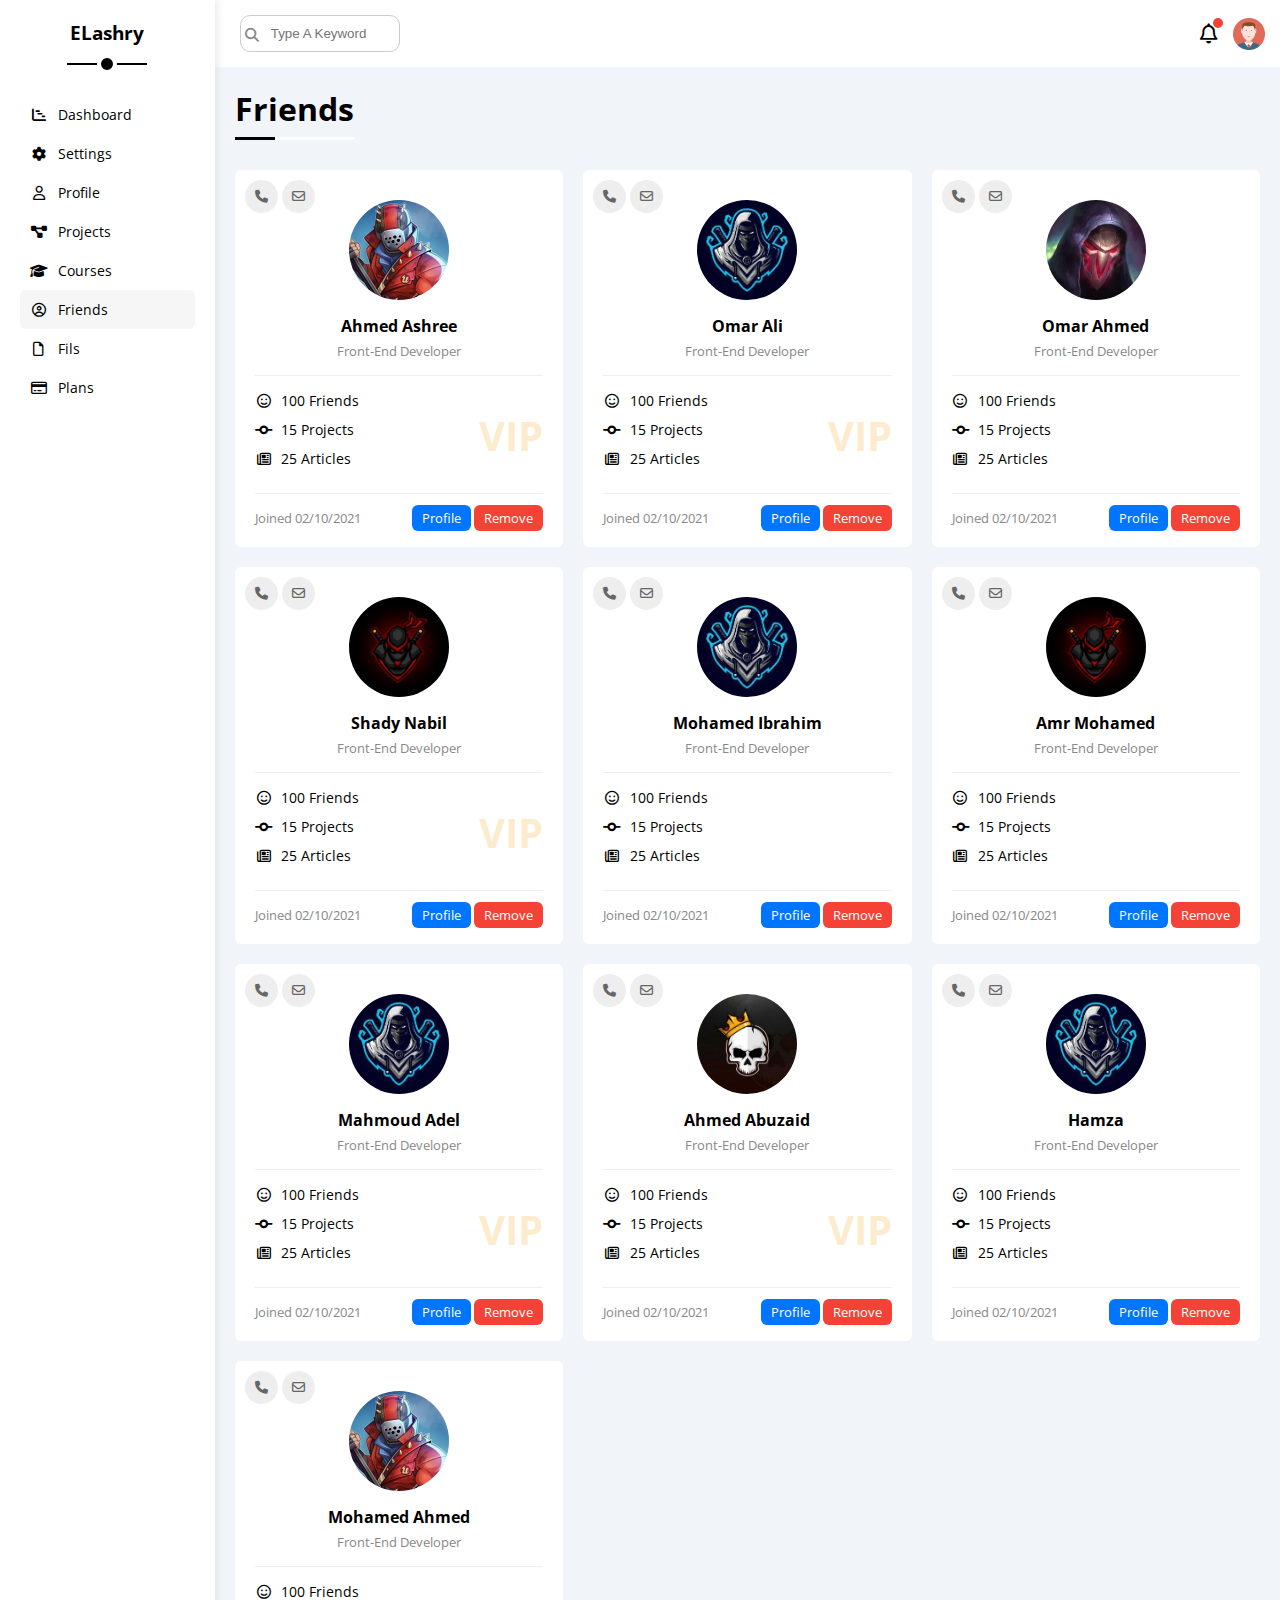
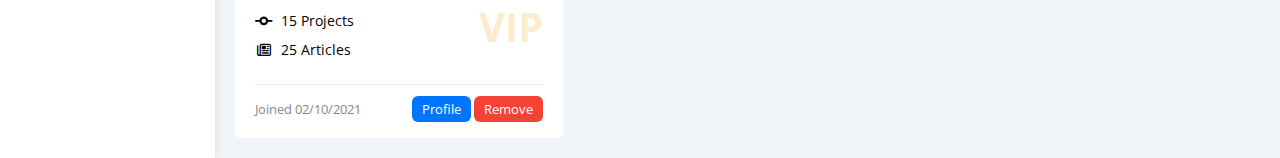
<file: friends.html>
<!DOCTYPE html>
<html lang="en">
<head>
    <meta charset="UTF-8">
    <meta name="viewport" content="width=device-width, initial-scale=1.0">
    <title>Friends</title>
    <link rel="stylesheet" href="css/all.css">
    <link rel="stylesheet" href="css/framework.css">
    <link rel="stylesheet" href="css/master.css">
    <link rel="preconnect" href="https://fonts.googleapis.com">
    <link rel="preconnect" href="https://fonts.gstatic.com" crossorigin>
    <link href="https://fonts.googleapis.com/css2?family=Cairo:wght@200..1000&family=Open+Sans:ital,wght@0,300..800;1,300..800&family=Work+Sans:ital,wght@0,100..900;1,100..900&family=Young+Serif&display=swap" rel="stylesheet">
</head>
    <div>
    <!-- Start Sidebar  -->
    <div class="page d-flex">
        <div class="sidebar bg-white p-20 p-relative">
            <h3 class="p-relative txt-c mt-0">ELashry</h3>
            <ul>
                <li>
                    <a class=" d-flex c-black align-center fs-14 p-10 red-6" href="index.html">
                        <i class="fa-solid fa-chart-gantt fa-fw"></i>
                        <span class="hide-mobile">Dashboard</span>
                    </a>
                </li>
                <li> 
                    <a class="  d-flex c-black align-center fs-14 p-10 red-6" href="settings.html">
                        <i class="fa-solid fa-gear fa-fw"></i>
                        <span class="hide-mobile">Settings</span>
                    </a>
                </li>
                <li>
                    <a class=" d-flex c-black align-center fs-14 p-10 red-6" href="profile.html">
                        <i class="fa-regular fa-user fa-fw"></i>
                        <span class="hide-mobile">Profile</span>
                    </a>
                </li>
                <li>
                    <a class=" d-flex c-black align-center fs-14 p-10 red-6" href="projects.html">
                        <i class="fa-solid fa-diagram-project fa-fw"></i>
                        <span class="hide-mobile">Projects</span>
                    </a>
                </li>
                <li>
                    <a class=" d-flex c-black align-center fs-14 p-10 red-6" href="courses.html">
                        <i class="fa-solid fa-graduation-cap fa-fw"></i>
                        <span class="hide-mobile">Courses</span>
                    </a>
                </li>
                <li>
                    <a class="active d-flex c-black align-center fs-14 p-10 red-6" href="friends.html">
                        <i class="fa-regular fa-circle-user fa-fw"></i>
                        <span class="hide-mobile">Friends</span>
                    </a>
                </li>
                <li>
                    <a class=" d-flex c-black align-center fs-14 p-10 red-6" href="fils.html">
                        <i class="fa-regular fa-file fa-fw"></i>
                        <span class="hide-mobile">Fils</span>
                    </a>
                </li>
                <li>
                    <a class=" d-flex c-black align-center fs-14 p-10 red-6" href="plans.html">
                        <i class="fa-regular fa-credit-card fa-fw"></i>
                        <span class="hide-mobile">Plans</span>
                    </a>
                </li>
            </ul>
        </div>
    <!-- End Sidebar -->
        <div class="content w-full">
            <!-- Start Head  -->
            <div class="head bg-white p-15 between-flex">
                <div class="search p-relative">
                    <input class="p-10 b-cc red-10" type="search" placeholder="Type A Keyword">
                </div>
                <div class="icon d-flex align-center">
                    <span class="notification p-relative">
                        <i class="fa-regular fa-bell fa-lg"></i>
                    </span>
                    <img src="images/avatar.png" alt="">
                </div>
            </div>
            <!-- End Head -->
            <h1 class="p-relative">Friends</h1>
            <div class="friends-page d-grid gap-20 m-20">
                <div class="friend bg-white red-6 p-20 p-relative">
                    <div class="contact">
                        <i class="fa-solid fa-phone"></i>
                        <i class="fa-regular fa-envelope"></i>
                    </div>
                    <div class="txt-c">
                        <img class="red-half mt-10 mb-10 w-100 h-100" src="images/friend-01.jpg" alt="">
                        <h4 class="m-0">Ahmed Ashree</h4>
                        <p class="mt-5 mb-0 fs-13 c-grey">Front-End Developer</p>
                    </div>
                    <div class="icons fs-14 p-relative">
                        <div class="mb-10">
                            <i class="fa-regular fa-face-smile fa-fw"></i>
                            <span>100 Friends</span>
                        </div>
                        <div class="mb-10">
                            <i class="fa-solid fa-code-commit fa-fw"></i>
                            <span>15 Projects</span>
                        </div>
                        <div class="mb-10">
                            <i class="fa-regular fa-newspaper fa-fw"></i>
                            <span>25 Articles</span>
                        </div>
                        <span class="vip fw-bold c-orange">VIP</span>
                    </div>
                    <div class="info between-flex fs-13">
                        <span class="c-grey">Joined 02/10/2021</span>
                        <div>
                            <a href="profile.html" class="bg-blue btn-shape c-white">Profile</a>
                            <a href="#" class="bg-red btn-shape c-white">Remove</a>
                        </div>
                    </div>
                </div>
                <div class="friend bg-white red-6 p-20 p-relative">
                    <div class="contact">
                        <i class="fa-solid fa-phone"></i>
                        <i class="fa-regular fa-envelope"></i>
                    </div>
                    <div class="txt-c">
                        <img class="red-half mt-10 mb-10 w-100 h-100" src="images/friend-02.jpg" alt="">
                        <h4 class="m-0">Omar Ali</h4>
                        <p class="mt-5 mb-0 fs-13 c-grey">Front-End Developer</p>
                    </div>
                    <div class="icons fs-14 p-relative">
                        <div class="mb-10">
                            <i class="fa-regular fa-face-smile fa-fw"></i>
                            <span>100 Friends</span>
                        </div>
                        <div class="mb-10">
                            <i class="fa-solid fa-code-commit fa-fw"></i>
                            <span>15 Projects</span>
                        </div>
                        <div class="mb-10">
                            <i class="fa-regular fa-newspaper fa-fw"></i>
                            <span>25 Articles</span>
                        </div>
                        <span class="vip fw-bold c-orange">VIP</span>
                    </div>
                    <div class="info between-flex fs-13">
                        <span class="c-grey">Joined 02/10/2021</span>
                        <div>
                            <a href="profile.html" class="bg-blue btn-shape c-white">Profile</a>
                            <a href="#" class="bg-red btn-shape c-white">Remove</a>
                        </div>
                    </div>
                </div>
                <div class="friend bg-white red-6 p-20 p-relative">
                    <div class="contact">
                        <i class="fa-solid fa-phone"></i>
                        <i class="fa-regular fa-envelope"></i>
                    </div>
                    <div class="txt-c">
                        <img class="red-half mt-10 mb-10 w-100 h-100" src="images/friend-03.jpg" alt="">
                        <h4 class="m-0">Omar Ahmed</h4>
                        <p class="mt-5 mb-0 fs-13 c-grey">Front-End Developer</p>
                    </div>
                    <div class="icons fs-14 p-relative">
                        <div class="mb-10">
                            <i class="fa-regular fa-face-smile fa-fw"></i>
                            <span>100 Friends</span>
                        </div>
                        <div class="mb-10">
                            <i class="fa-solid fa-code-commit fa-fw"></i>
                            <span>15 Projects</span>
                        </div>
                        <div class="mb-10">
                            <i class="fa-regular fa-newspaper fa-fw"></i>
                            <span>25 Articles</span>
                        </div>
                    </div>
                    <div class="info between-flex fs-13">
                        <span class="c-grey">Joined 02/10/2021</span>
                        <div>
                            <a href="profile.html" class="bg-blue btn-shape c-white">Profile</a>
                            <a href="#" class="bg-red btn-shape c-white">Remove</a>
                        </div>
                    </div>
                </div>
                <div class="friend bg-white red-6 p-20 p-relative">
                    <div class="contact">
                        <i class="fa-solid fa-phone"></i>
                        <i class="fa-regular fa-envelope"></i>
                    </div>
                    <div class="txt-c">
                        <img class="red-half mt-10 mb-10 w-100 h-100" src="images/friend-04.jpg" alt="">
                        <h4 class="m-0">Shady Nabil</h4>
                        <p class="mt-5 mb-0 fs-13 c-grey">Front-End Developer</p>
                    </div>
                    <div class="icons fs-14 p-relative">
                        <div class="mb-10">
                            <i class="fa-regular fa-face-smile fa-fw"></i>
                            <span>100 Friends</span>
                        </div>
                        <div class="mb-10">
                            <i class="fa-solid fa-code-commit fa-fw"></i>
                            <span>15 Projects</span>
                        </div>
                        <div class="mb-10">
                            <i class="fa-regular fa-newspaper fa-fw"></i>
                            <span>25 Articles</span>
                        </div>
                        <span class="vip fw-bold c-orange">VIP</span>
                    </div>
                    <div class="info between-flex fs-13">
                        <span class="c-grey">Joined 02/10/2021</span>
                        <div>
                            <a href="profile.html" class="bg-blue btn-shape c-white">Profile</a>
                            <a href="#" class="bg-red btn-shape c-white">Remove</a>
                        </div>
                    </div>
                </div>
                <div class="friend bg-white red-6 p-20 p-relative">
                    <div class="contact">
                        <i class="fa-solid fa-phone"></i>
                        <i class="fa-regular fa-envelope"></i>
                    </div>
                    <div class="txt-c">
                        <img class="red-half mt-10 mb-10 w-100 h-100" src="images/friend-02.jpg" alt="">
                        <h4 class="m-0">Mohamed Ibrahim</h4>
                        <p class="mt-5 mb-0 fs-13 c-grey">Front-End Developer</p>
                    </div>
                    <div class="icons fs-14 p-relative">
                        <div class="mb-10">
                            <i class="fa-regular fa-face-smile fa-fw"></i>
                            <span>100 Friends</span>
                        </div>
                        <div class="mb-10">
                            <i class="fa-solid fa-code-commit fa-fw"></i>
                            <span>15 Projects</span>
                        </div>
                        <div class="mb-10">
                            <i class="fa-regular fa-newspaper fa-fw"></i>
                            <span>25 Articles</span>
                        </div>
                    </div>
                    <div class="info between-flex fs-13">
                        <span class="c-grey">Joined 02/10/2021</span>
                        <div>
                            <a href="profile.html" class="bg-blue btn-shape c-white">Profile</a>
                            <a href="#" class="bg-red btn-shape c-white">Remove</a>
                        </div>
                    </div>
                </div>
                <div class="friend bg-white red-6 p-20 p-relative">
                    <div class="contact">
                        <i class="fa-solid fa-phone"></i>
                        <i class="fa-regular fa-envelope"></i>
                    </div>
                    <div class="txt-c">
                        <img class="red-half mt-10 mb-10 w-100 h-100" src="images/friend-04.jpg" alt="">
                        <h4 class="m-0">Amr Mohamed</h4>
                        <p class="mt-5 mb-0 fs-13 c-grey">Front-End Developer</p>
                    </div>
                    <div class="icons fs-14 p-relative">
                        <div class="mb-10">
                            <i class="fa-regular fa-face-smile fa-fw"></i>
                            <span>100 Friends</span>
                        </div>
                        <div class="mb-10">
                            <i class="fa-solid fa-code-commit fa-fw"></i>
                            <span>15 Projects</span>
                        </div>
                        <div class="mb-10">
                            <i class="fa-regular fa-newspaper fa-fw"></i>
                            <span>25 Articles</span>
                        </div>
                    </div>
                    <div class="info between-flex fs-13">
                        <span class="c-grey">Joined 02/10/2021</span>
                        <div>
                            <a href="profile.html" class="bg-blue btn-shape c-white">Profile</a>
                            <a href="#" class="bg-red btn-shape c-white">Remove</a>
                        </div>
                    </div>
                </div>
                <div class="friend bg-white red-6 p-20 p-relative">
                    <div class="contact">
                        <i class="fa-solid fa-phone"></i>
                        <i class="fa-regular fa-envelope"></i>
                    </div>
                    <div class="txt-c">
                        <img class="red-half mt-10 mb-10 w-100 h-100" src="images/friend-02.jpg" alt="">
                        <h4 class="m-0">Mahmoud Adel</h4>
                        <p class="mt-5 mb-0 fs-13 c-grey">Front-End Developer</p>
                    </div>
                    <div class="icons fs-14 p-relative">
                        <div class="mb-10">
                            <i class="fa-regular fa-face-smile fa-fw"></i>
                            <span>100 Friends</span>
                        </div>
                        <div class="mb-10">
                            <i class="fa-solid fa-code-commit fa-fw"></i>
                            <span>15 Projects</span>
                        </div>
                        <div class="mb-10">
                            <i class="fa-regular fa-newspaper fa-fw"></i>
                            <span>25 Articles</span>
                        </div>
                        <span class="vip fw-bold c-orange">VIP</span>
                    </div>
                    <div class="info between-flex fs-13">
                        <span class="c-grey">Joined 02/10/2021</span>
                        <div>
                            <a href="profile.html" class="bg-blue btn-shape c-white">Profile</a>
                            <a href="#" class="bg-red btn-shape c-white">Remove</a>
                        </div>
                    </div>
                </div>
                <div class="friend bg-white red-6 p-20 p-relative">
                    <div class="contact">
                        <i class="fa-solid fa-phone"></i>
                        <i class="fa-regular fa-envelope"></i>
                    </div>
                    <div class="txt-c">
                        <img class="red-half mt-10 mb-10 w-100 h-100" src="images/friend-05.jpg" alt="">
                        <h4 class="m-0">Ahmed Abuzaid</h4>
                        <p class="mt-5 mb-0 fs-13 c-grey">Front-End Developer</p>
                    </div>
                    <div class="icons fs-14 p-relative">
                        <div class="mb-10">
                            <i class="fa-regular fa-face-smile fa-fw"></i>
                            <span>100 Friends</span>
                        </div>
                        <div class="mb-10">
                            <i class="fa-solid fa-code-commit fa-fw"></i>
                            <span>15 Projects</span>
                        </div>
                        <div class="mb-10">
                            <i class="fa-regular fa-newspaper fa-fw"></i>
                            <span>25 Articles</span>
                        </div>
                        <span class="vip fw-bold c-orange">VIP</span>
                    </div>
                    <div class="info between-flex fs-13">
                        <span class="c-grey">Joined 02/10/2021</span>
                        <div>
                            <a href="profile.html" class="bg-blue btn-shape c-white">Profile</a>
                            <a href="#" class="bg-red btn-shape c-white">Remove</a>
                        </div>
                    </div>
                </div>
                <div class="friend bg-white red-6 p-20 p-relative">
                    <div class="contact">
                        <i class="fa-solid fa-phone"></i>
                        <i class="fa-regular fa-envelope"></i>
                    </div>
                    <div class="txt-c">
                        <img class="red-half mt-10 mb-10 w-100 h-100" src="images/friend-02.jpg" alt="">
                        <h4 class="m-0">Hamza</h4>
                        <p class="mt-5 mb-0 fs-13 c-grey">Front-End Developer</p>
                    </div>
                    <div class="icons fs-14 p-relative">
                        <div class="mb-10">
                            <i class="fa-regular fa-face-smile fa-fw"></i>
                            <span>100 Friends</span>
                        </div>
                        <div class="mb-10">
                            <i class="fa-solid fa-code-commit fa-fw"></i>
                            <span>15 Projects</span>
                        </div>
                        <div class="mb-10">
                            <i class="fa-regular fa-newspaper fa-fw"></i>
                            <span>25 Articles</span>
                        </div>
                    </div>
                    <div class="info between-flex fs-13">
                        <span class="c-grey">Joined 02/10/2021</span>
                        <div>
                            <a href="profile.html" class="bg-blue btn-shape c-white">Profile</a>
                            <a href="#" class="bg-red btn-shape c-white">Remove</a>
                        </div>
                    </div>
                </div>
                <div class="friend bg-white red-6 p-20 p-relative">
                    <div class="contact">
                        <i class="fa-solid fa-phone"></i>
                        <i class="fa-regular fa-envelope"></i>
                    </div>
                    <div class="txt-c">
                        <img class="red-half mt-10 mb-10 w-100 h-100" src="images/friend-01.jpg" alt="">
                        <h4 class="m-0">Mohamed Ahmed</h4>
                        <p class="mt-5 mb-0 fs-13 c-grey">Front-End Developer</p>
                    </div>
                    <div class="icons fs-14 p-relative">
                        <div class="mb-10">
                            <i class="fa-regular fa-face-smile fa-fw"></i>
                            <span>100 Friends</span>
                        </div>
                        <div class="mb-10">
                            <i class="fa-solid fa-code-commit fa-fw"></i>
                            <span>15 Projects</span>
                        </div>
                        <div class="mb-10">
                            <i class="fa-regular fa-newspaper fa-fw"></i>
                            <span>25 Articles</span>
                        </div>
                        <span class="vip fw-bold c-orange">VIP</span>
                    </div>
                    <div class="info between-flex fs-13">
                        <span class="c-grey">Joined 02/10/2021</span>
                        <div>
                            <a href="profile.html" class="bg-blue btn-shape c-white">Profile</a>
                            <a href="#" class="bg-red btn-shape c-white">Remove</a>
                        </div>
                    </div>
                </div>
            </div>
    </div>
    </div>
</body>
</html>
</file>
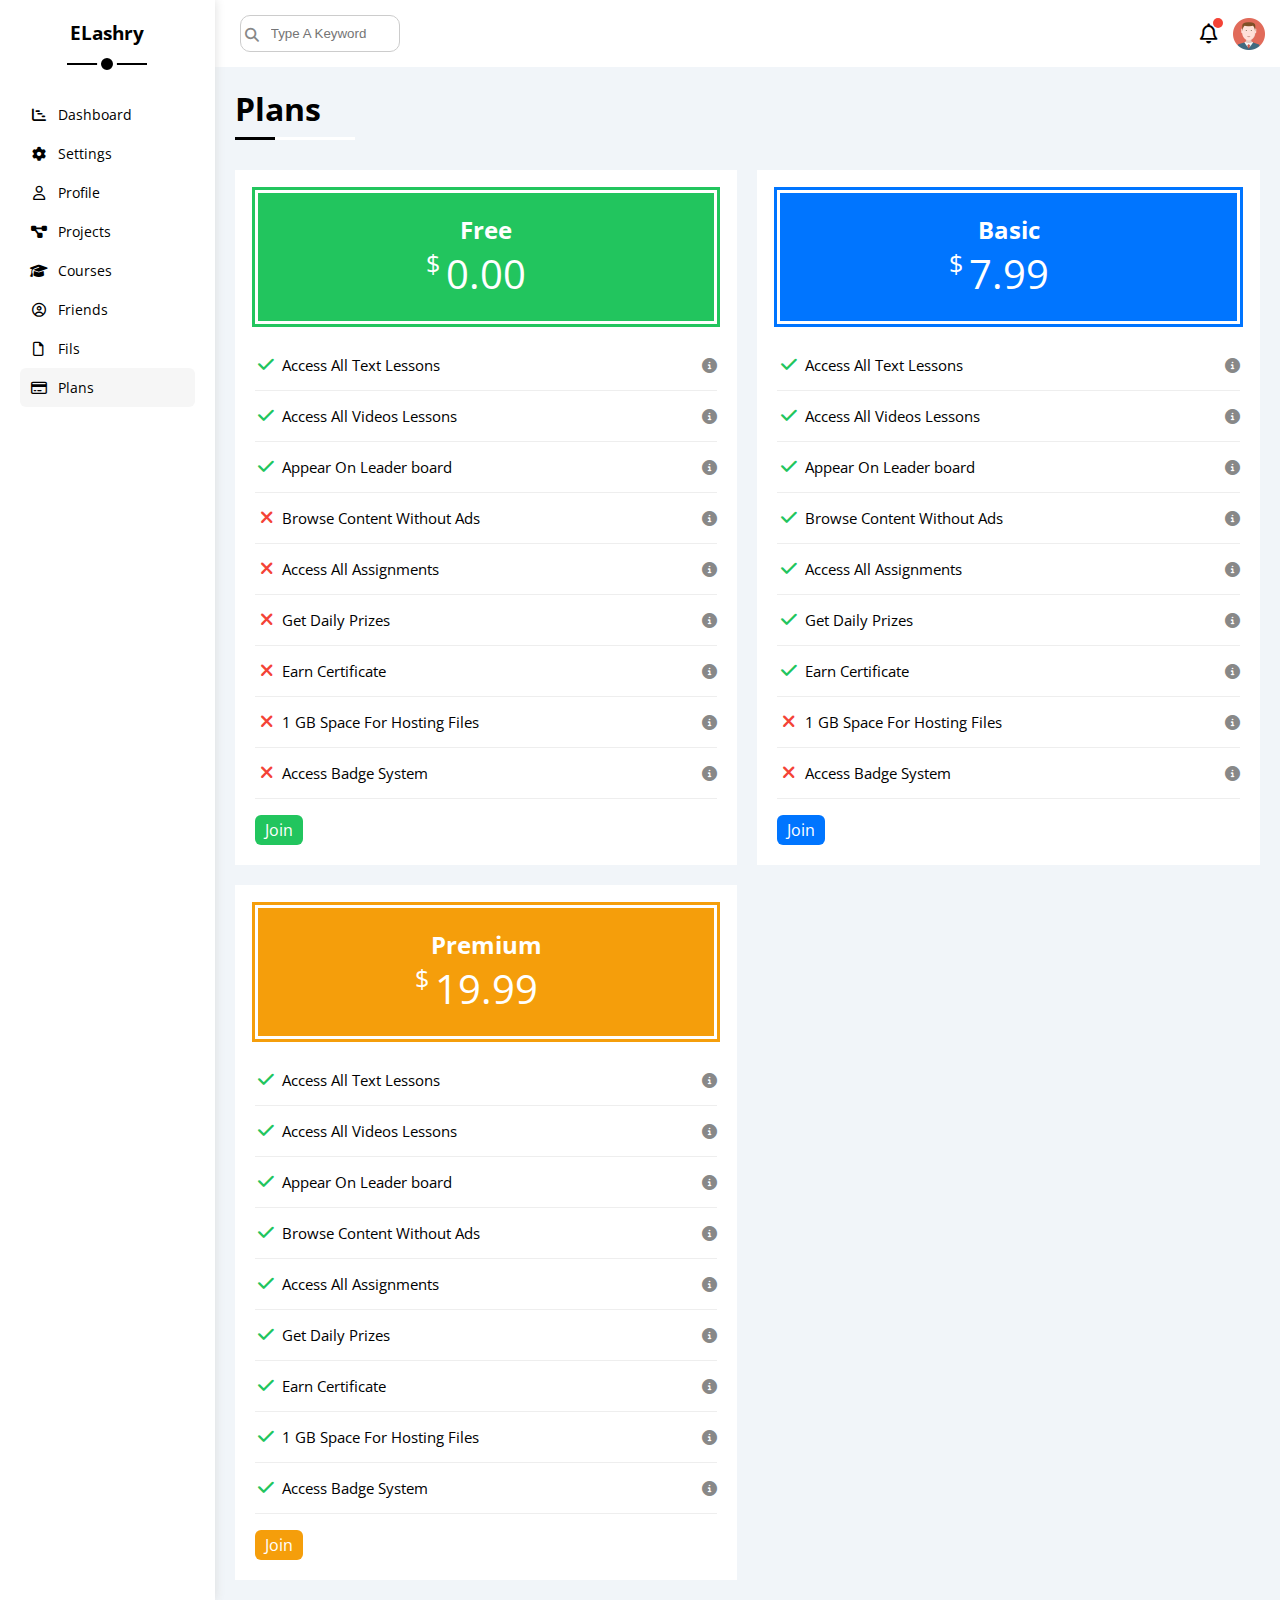
<file: plans.html>
<!DOCTYPE html>
<html lang="en">
<head>
    <meta charset="UTF-8">
    <meta name="viewport" content="width=device-width, initial-scale=1.0">
    <title>Plans</title>
    <link rel="stylesheet" href="css/all.css">
    <link rel="stylesheet" href="css/framework.css">
    <link rel="stylesheet" href="css/master.css">
    <link rel="preconnect" href="https://fonts.googleapis.com">
    <link rel="preconnect" href="https://fonts.gstatic.com" crossorigin>
    <link href="https://fonts.googleapis.com/css2?family=Cairo:wght@200..1000&family=Open+Sans:ital,wght@0,300..800;1,300..800&family=Work+Sans:ital,wght@0,100..900;1,100..900&family=Young+Serif&display=swap" rel="stylesheet">
</head>
    <div>
    <!-- Start Sidebar  -->
    <div class="page d-flex">
        <div class="sidebar bg-white p-20 p-relative">
            <h3 class="p-relative txt-c mt-0">ELashry</h3>
            <ul>
                <li>
                    <a class=" d-flex c-black align-center fs-14 p-10 red-6" href="index.html">
                        <i class="fa-solid fa-chart-gantt fa-fw"></i>
                        <span class="hide-mobile">Dashboard</span>
                    </a>
                </li>
                <li> 
                    <a class="  d-flex c-black align-center fs-14 p-10 red-6" href="settings.html">
                        <i class="fa-solid fa-gear fa-fw"></i>
                        <span class="hide-mobile">Settings</span>
                    </a>
                </li>
                <li>
                    <a class=" d-flex c-black align-center fs-14 p-10 red-6" href="profile.html">
                        <i class="fa-regular fa-user fa-fw"></i>
                        <span class="hide-mobile">Profile</span>
                    </a>
                </li>
                <li>
                    <a class=" d-flex c-black align-center fs-14 p-10 red-6" href="projects.html">
                        <i class="fa-solid fa-diagram-project fa-fw"></i>
                        <span class="hide-mobile">Projects</span>
                    </a>
                </li>
                <li>
                    <a class=" d-flex c-black align-center fs-14 p-10 red-6" href="courses.html">
                        <i class="fa-solid fa-graduation-cap fa-fw"></i>
                        <span class="hide-mobile">Courses</span>
                    </a>
                </li>
                <li>
                    <a class=" d-flex c-black align-center fs-14 p-10 red-6" href="friends.html">
                        <i class="fa-regular fa-circle-user fa-fw"></i>
                        <span class="hide-mobile">Friends</span>
                    </a>
                </li>
                <li>
                    <a class=" d-flex c-black align-center fs-14 p-10 red-6" href="fils.html">
                        <i class="fa-regular fa-file fa-fw"></i>
                        <span class="hide-mobile">Fils</span>
                    </a>
                </li>
                <li>
                    <a class="active d-flex c-black align-center fs-14 p-10 red-6" href="plans.html">
                        <i class="fa-regular fa-credit-card fa-fw"></i>
                        <span class="hide-mobile">Plans</span>
                    </a>
                </li>
            </ul>
        </div>
    <!-- End Sidebar -->
        <div class="content w-full">
            <!-- Start Head  -->
            <div class="head bg-white p-15 between-flex">
                <div class="search p-relative">
                    <input class="p-10 b-cc red-10" type="search" placeholder="Type A Keyword">
                </div>
                <div class="icon d-flex align-center">
                    <span class="notification p-relative">
                        <i class="fa-regular fa-bell fa-lg"></i>
                    </span>
                    <img src="images/avatar.png" alt="">
                </div>
            </div>
            <!-- End Head -->
            <h1 class="p-relative">Plans</h1>
            <div class="plans-page d-grid gap-20 m-20">
                <div class="plan green bg-white p-20">
                    <div class="top bg-green txt-c p-20">
                        <h2 class="m-0 c-white">Free</h2>
                        <div class="c-white price"><span>$</span>0.00</div>
                    </div>
                    <ul>
                        <li>
                            <i class="fa-solid fa-check fa-fw yes"></i>
                            <span>Access All Text Lessons</span>
                            <i class="fa-solid fa-circle-info help"></i>
                        </li>
                        <li>
                            <i class="fa-solid fa-check fa-fw yes"></i>
                            <span>Access All Videos Lessons</span>
                            <i class="fa-solid fa-circle-info help"></i>
                        </li>
                        <li>
                            <i class="fa-solid fa-check fa-fw yes"></i>
                            <span>Appear On Leader board</span>
                            <i class="fa-solid fa-circle-info help"></i>
                        </li>
                        <li>
                            <i class="fa-solid fa-xmark fa-fw"></i>
                            <span>Browse Content Without Ads</span>
                            <i class="fa-solid fa-circle-info help"></i>
                        </li>
                        <li>
                            <i class="fa-solid fa-xmark fa-fw"></i>
                            <span>Access All Assignments</span>
                            <i class="fa-solid fa-circle-info help"></i>
                        </li>
                        <li>
                            <i class="fa-solid fa-xmark fa-fw"></i>
                            <span>Get Daily Prizes</span>
                            <i class="fa-solid fa-circle-info help"></i>
                        </li>
                        <li>
                            <i class="fa-solid fa-xmark fa-fw"></i>
                            <span>Earn Certificate</span>
                            <i class="fa-solid fa-circle-info help"></i>
                        </li>
                        <li>
                            <i class="fa-solid fa-xmark fa-fw"></i>
                            <span>1 GB Space For Hosting Files</span>
                            <i class="fa-solid fa-circle-info help"></i>
                        </li>
                        <li>
                            <i class="fa-solid fa-xmark fa-fw"></i>
                            <span>Access Badge System</span>
                            <i class="fa-solid fa-circle-info help"></i>
                        </li>
                    </ul>
                    <a href="#" class="bg-green btn-shape w-fit c-white d-block">Join</a>
                </div>
                <div class="plan blue bg-white p-20">
                    <div class="top bg-blue txt-c p-20">
                        <h2 class="m-0 c-white">Basic</h2>
                        <div class="c-white price"><span>$</span>7.99</div>
                    </div>
                    <ul>
                        <li>
                            <i class="fa-solid fa-check fa-fw yes"></i>
                            <span>Access All Text Lessons</span>
                            <i class="fa-solid fa-circle-info help"></i>
                        </li>
                        <li>
                            <i class="fa-solid fa-check fa-fw yes"></i>
                            <span>Access All Videos Lessons</span>
                            <i class="fa-solid fa-circle-info help"></i>
                        </li>
                        <li>
                            <i class="fa-solid fa-check fa-fw yes"></i>
                            <span>Appear On Leader board</span>
                            <i class="fa-solid fa-circle-info help"></i>
                        </li>
                        <li>
                            <i class="fa-solid fa-check fa-fw yes"></i>
                            <span>Browse Content Without Ads</span>
                            <i class="fa-solid fa-circle-info help"></i>
                        </li>
                        <li>
                            <i class="fa-solid fa-check fa-fw yes"></i>
                            <span>Access All Assignments</span>
                            <i class="fa-solid fa-circle-info help"></i>
                        </li>
                        <li>
                            <i class="fa-solid fa-check fa-fw yes"></i>
                            <span>Get Daily Prizes</span>
                            <i class="fa-solid fa-circle-info help"></i>
                        </li>
                        <li>
                            <i class="fa-solid fa-check fa-fw yes"></i>
                            <span>Earn Certificate</span>
                            <i class="fa-solid fa-circle-info help"></i>
                        </li>
                        <li>
                            <i class="fa-solid fa-xmark fa-fw"></i>
                            <span>1 GB Space For Hosting Files</span>
                            <i class="fa-solid fa-circle-info help"></i>
                        </li>
                        <li>
                            <i class="fa-solid fa-xmark fa-fw"></i>
                            <span>Access Badge System</span>
                            <i class="fa-solid fa-circle-info help"></i>
                        </li>
                    </ul>
                    <a href="#" class="bg-blue btn-shape w-fit c-white d-block">Join</a>
                </div>
                <div class="plan orange bg-white p-20">
                    <div class="top bg-orange txt-c p-20">
                        <h2 class="m-0 c-white">Premium</h2>
                        <div class="c-white price"><span>$</span>19.99</div>
                    </div>
                    <ul>
                        <li>
                            <i class="fa-solid fa-check fa-fw yes"></i>
                            <span>Access All Text Lessons</span>
                            <i class="fa-solid fa-circle-info help"></i>
                        </li>
                        <li>
                            <i class="fa-solid fa-check fa-fw yes"></i>
                            <span>Access All Videos Lessons</span>
                            <i class="fa-solid fa-circle-info help"></i>
                        </li>
                        <li>
                            <i class="fa-solid fa-check fa-fw yes"></i>
                            <span>Appear On Leader board</span>
                            <i class="fa-solid fa-circle-info help"></i>
                        </li>
                        <li>
                            <i class="fa-solid fa-check fa-fw yes"></i>
                            <span>Browse Content Without Ads</span>
                            <i class="fa-solid fa-circle-info help"></i>
                        </li>
                        <li>
                            <i class="fa-solid fa-check fa-fw yes"></i>
                            <span>Access All Assignments</span>
                            <i class="fa-solid fa-circle-info help"></i>
                        </li>
                        <li>
                            <i class="fa-solid fa-check fa-fw yes"></i>
                            <span>Get Daily Prizes</span>
                            <i class="fa-solid fa-circle-info help"></i>
                        </li>
                        <li>
                            <i class="fa-solid fa-check fa-fw yes"></i>
                            <span>Earn Certificate</span>
                            <i class="fa-solid fa-circle-info help"></i>
                        </li>
                        <li>
                            <i class="fa-solid fa-check fa-fw yes"></i>
                            <span>1 GB Space For Hosting Files</span>
                            <i class="fa-solid fa-circle-info help"></i>
                        </li>
                        <li>
                            <i class="fa-solid fa-check fa-fw yes"></i>
                            <span>Access Badge System</span>
                            <i class="fa-solid fa-circle-info help"></i>
                        </li>
                    </ul>
                    <a href="#" class="bg-orange btn-shape w-fit c-white d-block">Join</a>
                </div>
            </div>
    </div>
    </div>
</body>
</html>
</file>
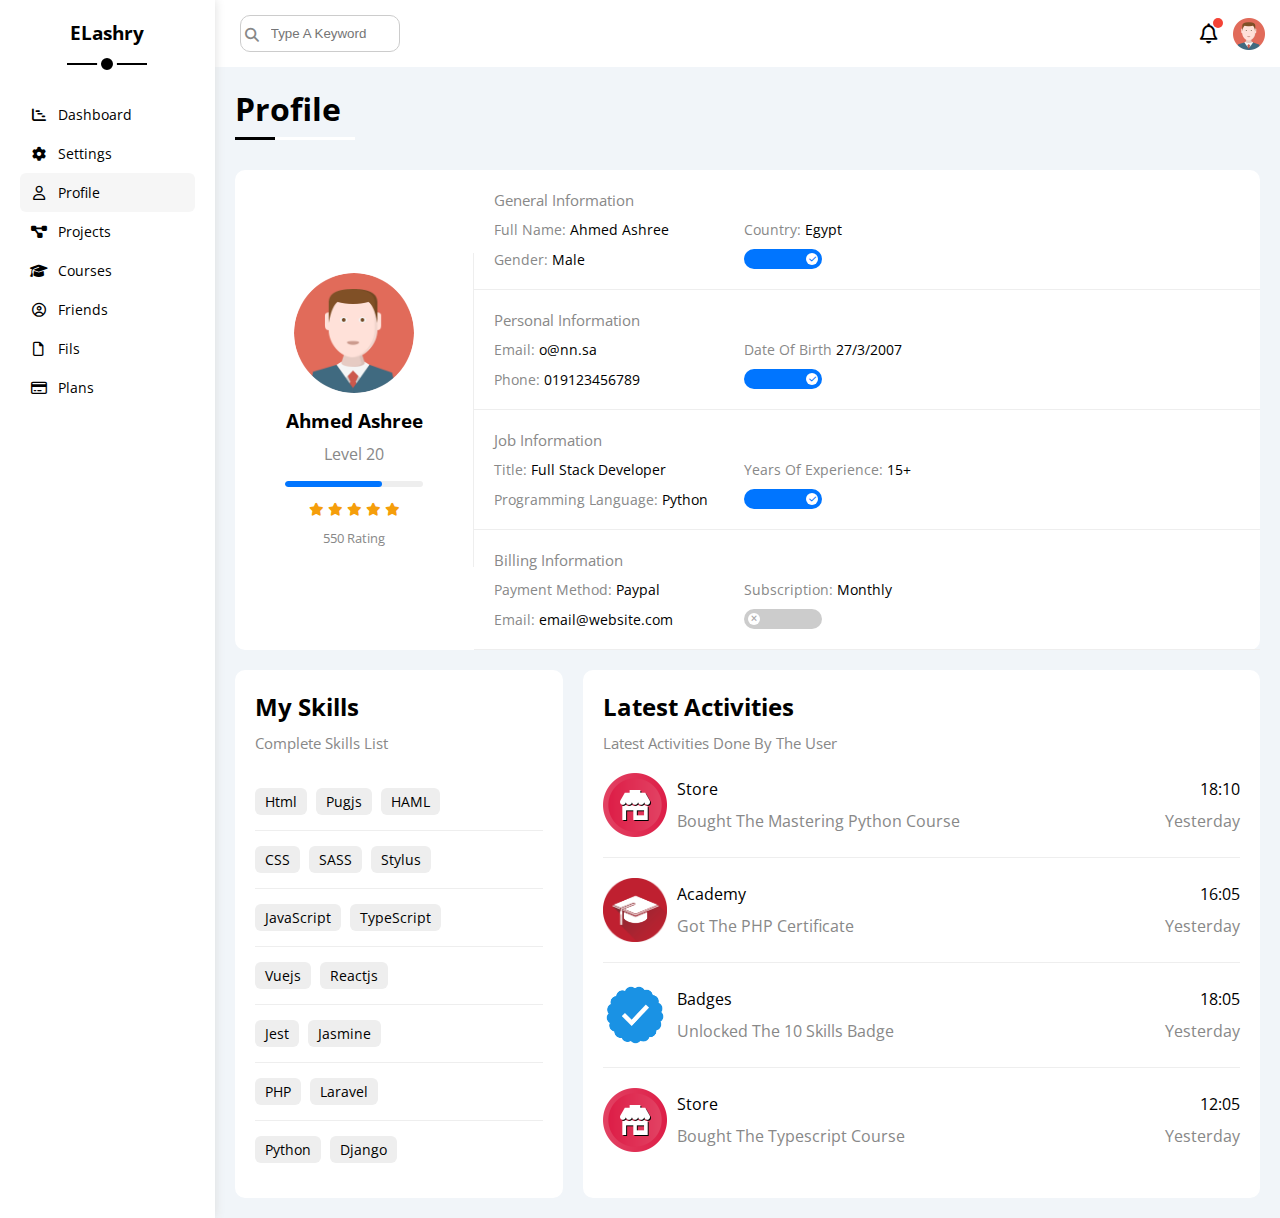
<file: profile.html>
<!DOCTYPE html>
<html lang="en">
<head>
    <meta charset="UTF-8">
    <meta name="viewport" content="width=device-width, initial-scale=1.0">
    <title>Profile</title>
    <link rel="stylesheet" href="css/all.css">
    <link rel="stylesheet" href="css/framework.css">
    <link rel="stylesheet" href="css/master.css">
    <link rel="preconnect" href="https://fonts.googleapis.com">
    <link rel="preconnect" href="https://fonts.gstatic.com" crossorigin>
    <link href="https://fonts.googleapis.com/css2?family=Cairo:wght@200..1000&family=Open+Sans:ital,wght@0,300..800;1,300..800&family=Work+Sans:ital,wght@0,100..900;1,100..900&family=Young+Serif&display=swap" rel="stylesheet">
</head>
    <div>
    <!-- Start Sidebar  -->
    <div class="page d-flex">
        <div class="sidebar bg-white p-20 p-relative">
            <h3 class="p-relative txt-c mt-0">ELashry</h3>
            <ul>
                <li>
                    <a class=" d-flex c-black align-center fs-14 p-10 red-6" href="index.html">
                        <i class="fa-solid fa-chart-gantt fa-fw"></i>
                        <span class="hide-mobile">Dashboard</span>
                    </a>
                </li>
                <li> 
                    <a class="  d-flex c-black align-center fs-14 p-10 red-6" href="settings.html">
                        <i class="fa-solid fa-gear fa-fw"></i>
                        <span class="hide-mobile">Settings</span>
                    </a>
                </li>
                <li>
                    <a class="active d-flex c-black align-center fs-14 p-10 red-6" href="profile.html">
                        <i class="fa-regular fa-user fa-fw"></i>
                        <span class="hide-mobile">Profile</span>
                    </a>
                </li>
                <li>
                    <a class=" d-flex c-black align-center fs-14 p-10 red-6" href="projects.html">
                        <i class="fa-solid fa-diagram-project fa-fw"></i>
                        <span class="hide-mobile">Projects</span>
                    </a>
                </li>
                <li>
                    <a class=" d-flex c-black align-center fs-14 p-10 red-6" href="courses.html">
                        <i class="fa-solid fa-graduation-cap fa-fw"></i>
                        <span class="hide-mobile">Courses</span>
                    </a>
                </li>
                <li>
                    <a class=" d-flex c-black align-center fs-14 p-10 red-6" href="friends.html">
                        <i class="fa-regular fa-circle-user fa-fw"></i>
                        <span class="hide-mobile">Friends</span>
                    </a>
                </li>
                <li>
                    <a class=" d-flex c-black align-center fs-14 p-10 red-6" href="fils.html">
                        <i class="fa-regular fa-file fa-fw"></i>
                        <span class="hide-mobile">Fils</span>
                    </a>
                </li>
                <li>
                    <a class=" d-flex c-black align-center fs-14 p-10 red-6" href="plans.html">
                        <i class="fa-regular fa-credit-card fa-fw"></i>
                        <span class="hide-mobile">Plans</span>
                    </a>
                </li>
            </ul>
        </div>
    <!-- End Sidebar -->
        <div class="content w-full">
            <!-- Start Head  -->
            <div class="head bg-white p-15 between-flex">
                <div class="search p-relative">
                    <input class="p-10 b-cc red-10" type="search" placeholder="Type A Keyword">
                </div>
                <div class="icon d-flex align-center">
                    <span class="notification p-relative">
                        <i class="fa-regular fa-bell fa-lg"></i>
                    </span>
                    <img src="images/avatar.png" alt="">
                </div>
            </div>
            <!-- End Head -->
            <h1 class="p-relative">Profile</h1>
            <div class="profile-page m-20">
                <div class="overview bg-white d-flex align-center red-10">
                    <div class="avatar-box txt-c p-20">
                        <img src="images/avatar.png" alt="" class="mb-10 red-half">
                        <h3 class="m-0">Ahmed Ashree</h3>
                        <p class="c-grey mt-10">Level 20</p>
                        <div class="level bg-eee red-6 p-relative">
                            <span style="width: 70%;"></span>
                        </div>
                        <div class="rating mt-10 mb-10">
                            <i class="fa-solid fa-star c-orange fs-13"></i>
                            <i class="fa-solid fa-star c-orange fs-13"></i>
                            <i class="fa-solid fa-star c-orange fs-13"></i>
                            <i class="fa-solid fa-star c-orange fs-13"></i>
                            <i class="fa-solid fa-star c-orange fs-13"></i>
                        </div>
                        <p class="c-grey fs-13 m-0">550 Rating</p>
                    </div>
                    <div class="info-box w-full txt-c-mobile">
                        <!-- Start Information Row -->
                        <div class="box d-flex p-20 align-center">
                            <h4 class="fs-15 m-0 c-grey w-full">General Information</h4>
                            <div class="fs-14">
                                <span class="c-grey">Full Name:</span>
                                <span>Ahmed Ashree</span>
                            </div>
                            <div class="fs-14">
                                <span class="c-grey">Country:</span>
                                <span>Egypt</span>
                            </div>
                            <div class="fs-14">
                                <span class="c-grey">Gender:</span>
                                <span>Male</span>
                            </div>
                            <div class="fs-14">
                                    <label>
                                        <input type="checkbox" class="toggle-checKbox" checked>
                                        <div class="toggle-switch"></div>
                                    </label>
                            </div>
                            
                        </div>
                        <div class="box d-flex p-20 align-center">
                            <h4 class="fs-15 m-0 c-grey w-full">Personal Information</h4>
                            <div class="fs-14">
                                <span class="c-grey">Email:</span>
                                <span>o@nn.sa</span>
                            </div>
                            <div class="fs-14">
                                <span class="c-grey">Date Of Birth</span>
                                <span>27/3/2007</span>
                            </div>
                            <div class="fs-14">
                                <span class="c-grey">Phone:</span>
                                <span>019123456789</span>
                            </div>
                            <div class="fs-14">
                                    <label>
                                        <input type="checkbox" class="toggle-checKbox" checked>
                                        <div class="toggle-switch"></div>
                                    </label>
                            </div>
                            
                        </div>  
                        <div class="box d-flex p-20 align-center">
                            <h4 class="fs-15 m-0 c-grey w-full">Job Information</h4>
                            <div class="fs-14">
                                <span class="c-grey">Title:</span>
                                <span>Full Stack Developer</span>
                            </div>
                            <div class="fs-14">
                                <span class="c-grey">Years Of Experience:</span>
                                <span>15+</span>
                            </div>
                            <div class="fs-14">
                                <span class="c-grey">Programming Language:</span>
                                <span>Python</span>
                            </div>
                            <div class="fs-14">
                                    <label>
                                        <input type="checkbox" class="toggle-checKbox" checked>
                                        <div class="toggle-switch"></div>
                                    </label>
                            </div>
                            
                        </div>  
                        <div class="box d-flex p-20 align-center">
                            <h4 class="fs-15 m-0 c-grey w-full">Billing Information</h4>
                            <div class="fs-14">
                                <span class="c-grey">Payment Method:</span>
                                <span> Paypal</span>
                            </div>
                            <div class="fs-14">
                                <span class="c-grey">Subscription: </span>
                                <span>Monthly</span>
                            </div>
                            <div class="fs-14">
                                <span class="c-grey">Email:</span>
                                <span>email@website.com</span>
                            </div>
                            <div class="fs-14">
                                    <label>
                                        <input type="checkbox" class="toggle-checKbox">
                                        <div class="toggle-switch"></div>
                                    </label>
                            </div>
                            
                        </div>  
                        <!-- End Information Row -->
                    </div>
                </div>
                <!-- Start Anther Data -->
                <div class="other-data d-flex gap-20">
                    <div class="skills-card bg-white p-20 red-10 mt-20">
                        <h2 class="mt-0 mb-10">My Skills</h2>
                        <p class="c-grey mt-0 mb-20 fs-15">Complete Skills List</p>
                        <ul class="m-0 txt-c-mobile">
                            <li><span>Html</span> <span>Pugjs</span> <span>HAML</span></li>
                            <li><span>CSS</span> <span>SASS</span> <span>Stylus</span></li>
                            <li><span>JavaScript</span> <span>TypeScript</span></li>
                            <li><span>Vuejs</span> <span>Reactjs</span></li>
                            <li><span>Jest</span> <span>Jasmine</span></li>
                            <li><span>PHP</span> <span>Laravel</span></li>
                            <li><span>Python</span> <span>Django</span></li>
                        </ul>
                    </div>
                    <div class="activity-card bg-white p-20 red-10 mt-20">
                        <h2 class="mt-0 mb-10">Latest Activities</h2>
                        <p class="c-grey mt-0 mb-20 fs-15">Latest Activities Done By The User</p>
                        <div class="activity d-flex align-center txt-c-mobile">
                            <img src="images/activity-01.png" class="">
                            <div class="info">
                                <span class="mb-10 d-block">Store</span>
                                <span class="c-grey">Bought The Mastering Python Course</span>
                            </div>
                            <div class="date">
                                <span class="d-block mb-10">18:10</span>
                                <span class="c-grey">Yesterday</span>
                            </div>
                        </div>
                        <div class="activity d-flex align-center txt-c-mobile">
                            <img src="images/activity-02.png" class="">
                            <div class="info">
                                <span class="mb-10 d-block">Academy</span>
                                <span class="c-grey">Got The PHP Certificate</span>
                            </div>
                            <div class="date">
                                <span class="d-block mb-10">16:05</span>
                                <span class="c-grey">Yesterday</span>
                            </div>
                        </div>
                        <div class="activity d-flex align-center txt-c-mobile">
                            <img src="images/activity-03.png" class="">
                            <div class="info">
                                <span class="mb-10 d-block">Badges</span>
                                <span class="c-grey">Unlocked The 10 Skills Badge</span>
                            </div>
                            <div class="date">
                                <span class="d-block mb-10">18:05</span>
                                <span class="c-grey">Yesterday</span>
                            </div>
                        </div>
                        <div class="activity d-flex align-center txt-c-mobile">
                            <img src="images/activity-01.png" class="">
                            <div class="info">
                                <span class="mb-10 d-block">Store</span>
                                <span class="c-grey">Bought The Typescript Course</span>
                            </div>
                            <div class="date">
                                <span class="d-block mb-10">12:05</span>
                                <span class="c-grey">Yesterday</span>
                            </div>
                        </div>
                    </div>
                </div>
                <!-- End Anther Data -->
            </div>
    </div>
    </div>
</body>
</html>
</file>
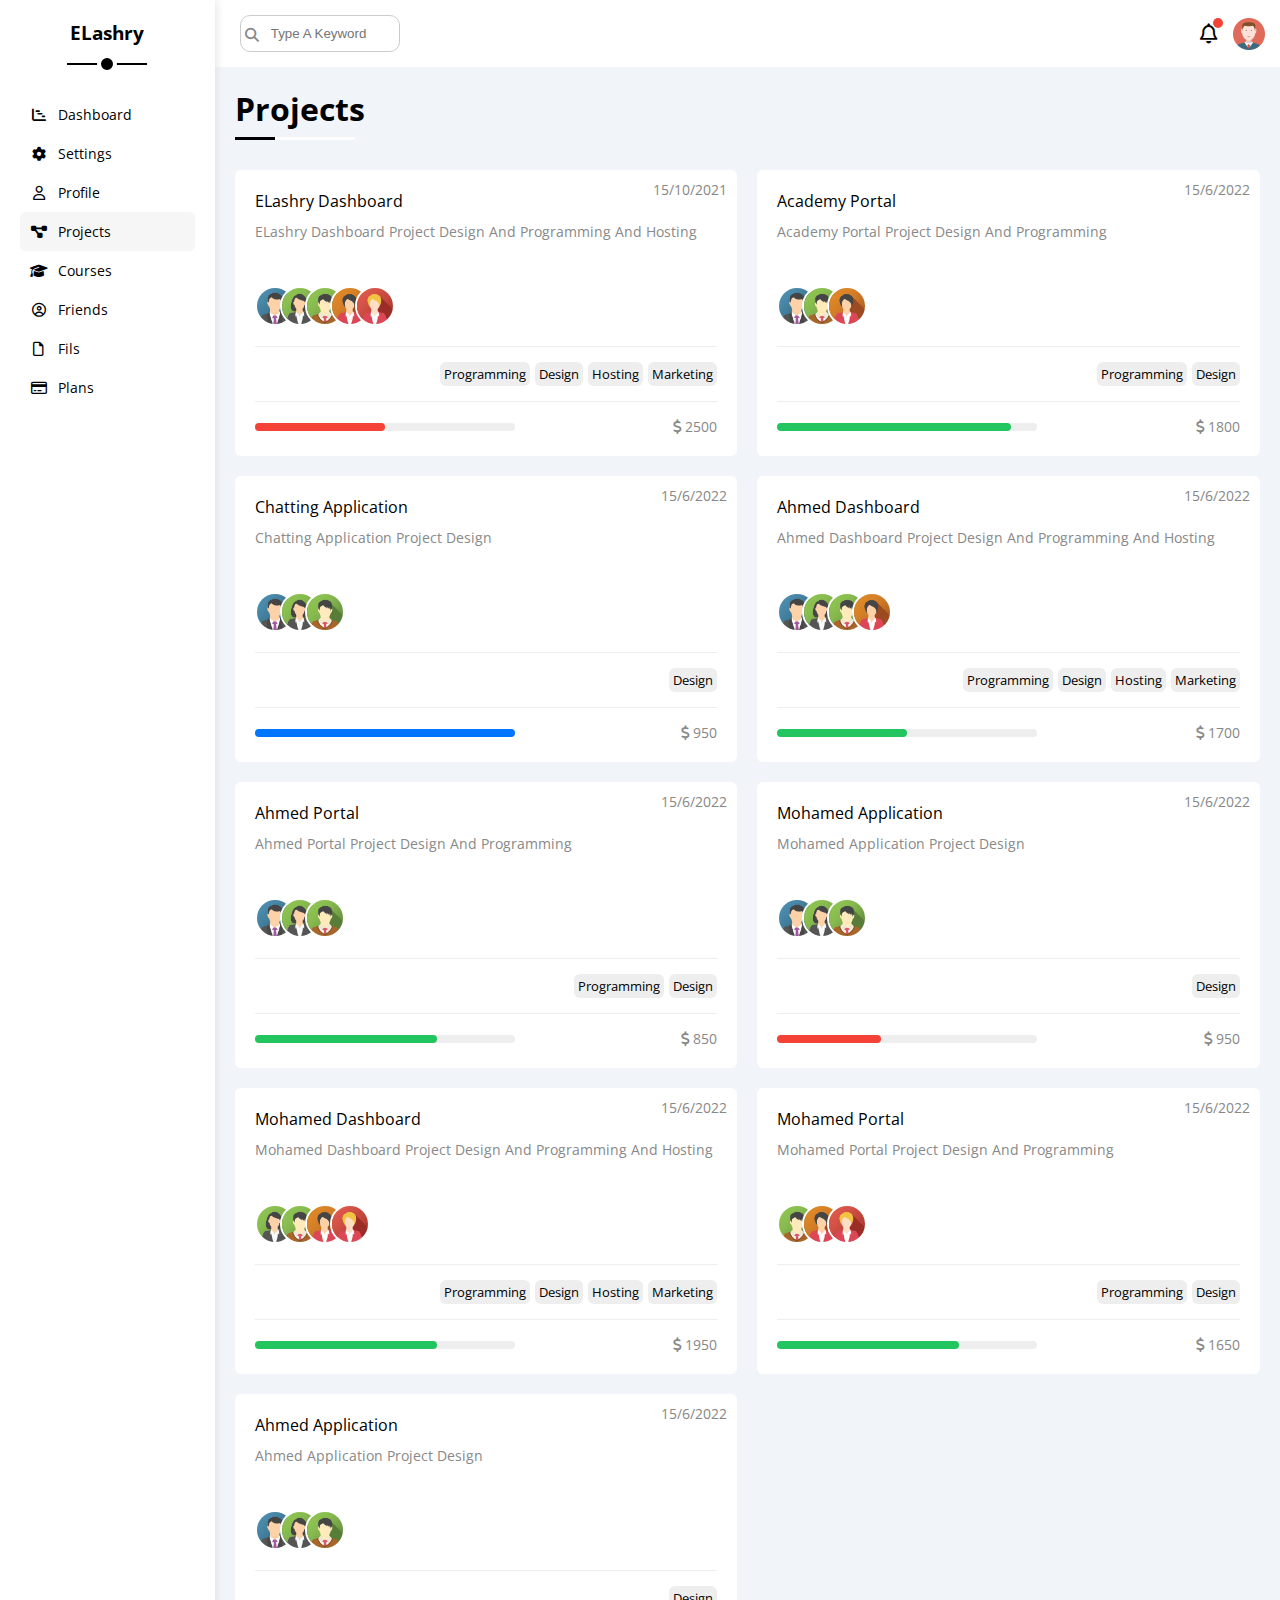
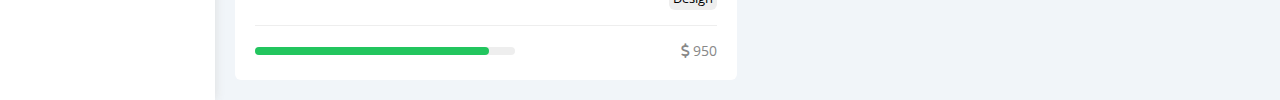
<file: projects.html>
<!DOCTYPE html>
<html lang="en">
<head>
    <meta charset="UTF-8">
    <meta name="viewport" content="width=device-width, initial-scale=1.0">
    <title>Projects</title>
    <link rel="stylesheet" href="css/all.css">
    <link rel="stylesheet" href="css/framework.css">
    <link rel="stylesheet" href="css/master.css">
    <link rel="preconnect" href="https://fonts.googleapis.com">
    <link rel="preconnect" href="https://fonts.gstatic.com" crossorigin>
    <link href="https://fonts.googleapis.com/css2?family=Cairo:wght@200..1000&family=Open+Sans:ital,wght@0,300..800;1,300..800&family=Work+Sans:ital,wght@0,100..900;1,100..900&family=Young+Serif&display=swap" rel="stylesheet">
</head>
    <div>
    <!-- Start Sidebar  -->
    <div class="page d-flex">
        <div class="sidebar bg-white p-20 p-relative">
            <h3 class="p-relative txt-c mt-0">ELashry</h3>
            <ul>
                <li>
                    <a class=" d-flex c-black align-center fs-14 p-10 red-6" href="index.html">
                        <i class="fa-solid fa-chart-gantt fa-fw"></i>
                        <span class="hide-mobile">Dashboard</span>
                    </a>
                </li>
                <li> 
                    <a class="  d-flex c-black align-center fs-14 p-10 red-6" href="settings.html">
                        <i class="fa-solid fa-gear fa-fw"></i>
                        <span class="hide-mobile">Settings</span>
                    </a>
                </li>
                <li>
                    <a class=" d-flex c-black align-center fs-14 p-10 red-6" href="profile.html">
                        <i class="fa-regular fa-user fa-fw"></i>
                        <span class="hide-mobile">Profile</span>
                    </a>
                </li>
                <li>
                    <a class="active d-flex c-black align-center fs-14 p-10 red-6" href="projects.html">
                        <i class="fa-solid fa-diagram-project fa-fw"></i>
                        <span class="hide-mobile">Projects</span>
                    </a>
                </li>
                <li>
                    <a class=" d-flex c-black align-center fs-14 p-10 red-6" href="courses.html">
                        <i class="fa-solid fa-graduation-cap fa-fw"></i>
                        <span class="hide-mobile">Courses</span>
                    </a>
                </li>
                <li>
                    <a class=" d-flex c-black align-center fs-14 p-10 red-6" href="friends.html">
                        <i class="fa-regular fa-circle-user fa-fw"></i>
                        <span class="hide-mobile">Friends</span>
                    </a>
                </li>
                <li>
                    <a class=" d-flex c-black align-center fs-14 p-10 red-6" href="fils.html">
                        <i class="fa-regular fa-file fa-fw"></i>
                        <span class="hide-mobile">Fils</span>
                    </a>
                </li>
                <li>
                    <a class=" d-flex c-black align-center fs-14 p-10 red-6" href="plans.html">
                        <i class="fa-regular fa-credit-card fa-fw"></i>
                        <span class="hide-mobile">Plans</span>
                    </a>
                </li>
            </ul>
        </div>
    <!-- End Sidebar -->
        <div class="content w-full">
            <!-- Start Head  -->
            <div class="head bg-white p-15 between-flex">
                <div class="search p-relative">
                    <input class="p-10 b-cc red-10" type="search" placeholder="Type A Keyword">
                </div>
                <div class="icon d-flex align-center">
                    <span class="notification p-relative">
                        <i class="fa-regular fa-bell fa-lg"></i>
                    </span>
                    <img src="images/avatar.png" alt="">
                </div>
            </div>
            <!-- End Head -->
            <h1 class="p-relative">Projects</h1>
            <div class="projects-page d-grid gap-20 m-20">
                <div class="project bg-white red-6 p-20 p-relative">
                    <span class="c-grey fs-14 date">15/10/2021</span>
                    <h4 class="m-0">ELashry Dashboard</h4>
                    <p class="mt-10 mb-10 c-grey fs-14">ELashry Dashboard Project Design And Programming And Hosting</p>
                    <div class="team">
                        <a href="#"><img src="images/team-01.png" alt=""></a>
                        <a href="#"><img src="images/team-02.png" alt=""></a>
                        <a href="#"><img src="images/team-03.png" alt=""></a>
                        <a href="#"><img src="images/team-04.png" alt=""></a>
                        <a href="#"><img src="images/team-05.png" alt=""></a>
                    </div>
                    <div class="do d-flex">
                        <span class="red-6 bg-eee fs-13">Programming</span>
                        <span class="red-6 bg-eee fs-13">Design</span>
                        <span class="red-6 bg-eee fs-13">Hosting</span>
                        <span class="red-6 bg-eee fs-13">Marketing</span>
                    </div>
                    <div class="info between-flex">
                        <div class="prog bg-eee">
                        <span class="bg-red" style="width: 50%;"></span>
                    </div> 
                    <div class="fs-14 c-grey">
                        <i class="fa-solid fa-dollar-sign"></i>
                        2500
                    </div>
                    </div>
                </div>
                <div class="project bg-white red-6 p-20 p-relative">
                    <span class="c-grey fs-14 date">15/6/2022</span>
                    <h4 class="m-0">Academy Portal</h4>
                    <p class="mt-10 mb-10 c-grey fs-14">Academy Portal Project Design And Programming</p>
                    <div class="team">
                        <a href="#"><img src="images/team-01.png" alt=""></a>
                        <a href="#"><img src="images/team-03.png" alt=""></a>
                        <a href="#"><img src="images/team-04.png" alt=""></a>
                    </div>
                    <div class="do d-flex">
                        <span class="red-6 bg-eee fs-13">Programming</span>
                        <span class="red-6 bg-eee fs-13">Design</span>
                    </div>
                    <div class="info between-flex">
                        <div class="prog bg-eee">
                        <span class="bg-green" style="width: 90%;"></span>
                    </div> 
                    <div class="fs-14 c-grey">
                        <i class="fa-solid fa-dollar-sign"></i>
                        1800
                    </div>
                    </div>
                </div>
                <div class="project bg-white red-6 p-20 p-relative">
                    <span class="c-grey fs-14 date">15/6/2022</span>
                    <h4 class="m-0">Chatting Application</h4>
                    <p class="mt-10 mb-10 c-grey fs-14">Chatting Application Project Design</p>
                    <div class="team">
                        <a href="#"><img src="images/team-01.png" alt=""></a>
                        <a href="#"><img src="images/team-02.png" alt=""></a>
                        <a href="#"><img src="images/team-03.png" alt=""></a>
                    </div>
                    <div class="do d-flex">
                        <span class="red-6 bg-eee fs-13">Design</span>
                    </div>
                    <div class="info between-flex">
                        <div class="prog bg-eee">
                        <span class="bg-blue" style="width: 100%;"></span>
                    </div> 
                    <div class="fs-14 c-grey">
                        <i class="fa-solid fa-dollar-sign"></i>
                        950
                    </div>
                    </div>
                </div>
                <div class="project bg-white red-6 p-20 p-relative">
                    <span class="c-grey fs-14 date">15/6/2022</span>
                    <h4 class="m-0">Ahmed Dashboard</h4>
                    <p class="mt-10 mb-10 c-grey fs-14">Ahmed Dashboard Project Design And Programming And Hosting</p>
                    <div class="team">
                        <a href="#"><img src="images/team-01.png" alt=""></a>
                        <a href="#"><img src="images/team-02.png" alt=""></a>
                        <a href="#"><img src="images/team-03.png" alt=""></a>
                        <a href="#"><img src="images/team-04.png" alt=""></a>
                    </div>
                    <div class="do d-flex">
                        <span class="red-6 bg-eee fs-13">Programming</span>
                        <span class="red-6 bg-eee fs-13">Design</span>
                        <span class="red-6 bg-eee fs-13">Hosting</span>
                        <span class="red-6 bg-eee fs-13">Marketing</span>
                    </div>
                    <div class="info between-flex">
                        <div class="prog bg-eee">
                        <span class="bg-green" style="width: 50%;"></span>
                    </div> 
                    <div class="fs-14 c-grey">
                        <i class="fa-solid fa-dollar-sign"></i>
                        1700
                    </div>
                    </div>
                </div>
                <div class="project bg-white red-6 p-20 p-relative">
                    <span class="c-grey fs-14 date">15/6/2022</span>
                    <h4 class="m-0">Ahmed Portal</h4>
                    <p class="mt-10 mb-10 c-grey fs-14">Ahmed Portal Project Design And Programming</p>
                    <div class="team">
                        <a href="#"><img src="images/team-01.png" alt=""></a>
                        <a href="#"><img src="images/team-02.png" alt=""></a>
                        <a href="#"><img src="images/team-03.png" alt=""></a>
                    </div>
                    <div class="do d-flex">
                        <span class="red-6 bg-eee fs-13">Programming</span>
                        <span class="red-6 bg-eee fs-13">Design</span>
                    </div>
                    <div class="info between-flex">
                        <div class="prog bg-eee">
                        <span class="bg-green" style="width: 70%;"></span>
                    </div> 
                    <div class="fs-14 c-grey">
                        <i class="fa-solid fa-dollar-sign"></i>
                        850
                    </div>
                    </div>
                </div>
                <div class="project bg-white red-6 p-20 p-relative">
                    <span class="c-grey fs-14 date">15/6/2022</span>
                    <h4 class="m-0">Mohamed Application</h4>
                    <p class="mt-10 mb-10 c-grey fs-14">Mohamed Application Project Design</p>
                    <div class="team">
                        <a href="#"><img src="images/team-01.png" alt=""></a>
                        <a href="#"><img src="images/team-02.png" alt=""></a>
                        <a href="#"><img src="images/team-03.png" alt=""></a>
                    </div>
                    <div class="do d-flex">
                        <span class="red-6 bg-eee fs-13">Design</span>
                    </div>
                    <div class="info between-flex">
                        <div class="prog bg-eee">
                        <span class="bg-red" style="width: 40%;"></span>
                    </div> 
                    <div class="fs-14 c-grey">
                        <i class="fa-solid fa-dollar-sign"></i>
                        950
                    </div>
                    </div>
                </div>
                <div class="project bg-white red-6 p-20 p-relative">
                    <span class="c-grey fs-14 date">15/6/2022</span>
                    <h4 class="m-0">Mohamed Dashboard</h4>
                    <p class="mt-10 mb-10 c-grey fs-14">Mohamed Dashboard Project Design And Programming And Hosting</p>
                    <div class="team">
                        <a href="#"><img src="images/team-02.png" alt=""></a>
                        <a href="#"><img src="images/team-03.png" alt=""></a>
                        <a href="#"><img src="images/team-04.png" alt=""></a>
                        <a href="#"><img src="images/team-05.png" alt=""></a>
                    </div>
                    <div class="do d-flex">
                        <span class="red-6 bg-eee fs-13">Programming</span>
                        <span class="red-6 bg-eee fs-13">Design</span>
                        <span class="red-6 bg-eee fs-13">Hosting</span>
                        <span class="red-6 bg-eee fs-13">Marketing</span>
                    </div>
                    <div class="info between-flex">
                        <div class="prog bg-eee">
                        <span class="bg-green" style="width: 70%;"></span>
                    </div> 
                    <div class="fs-14 c-grey">
                        <i class="fa-solid fa-dollar-sign"></i>
                        1950
                    </div>
                    </div>
                </div>
                <div class="project bg-white red-6 p-20 p-relative">
                    <span class="c-grey fs-14 date">15/6/2022</span>
                    <h4 class="m-0">Mohamed Portal</h4>
                    <p class="mt-10 mb-10 c-grey fs-14">Mohamed Portal Project Design And Programming</p>
                    <div class="team">
                        <a href="#"><img src="images/team-03.png" alt=""></a>
                        <a href="#"><img src="images/team-04.png" alt=""></a>
                        <a href="#"><img src="images/team-05.png" alt=""></a>
                    </div>
                    <div class="do d-flex">
                        <span class="red-6 bg-eee fs-13">Programming</span>
                        <span class="red-6 bg-eee fs-13">Design</span>
                    </div>
                    <div class="info between-flex">
                        <div class="prog bg-eee">
                        <span class="bg-green" style="width: 70%;"></span>
                    </div> 
                    <div class="fs-14 c-grey">
                        <i class="fa-solid fa-dollar-sign"></i>
                        1650
                    </div>
                    </div>
                </div>
                <div class="project bg-white red-6 p-20 p-relative">
                    <span class="c-grey fs-14 date">15/6/2022</span>
                    <h4 class="m-0">Ahmed Application</h4>
                    <p class="mt-10 mb-10 c-grey fs-14">Ahmed Application Project Design</p>
                    <div class="team">
                        <a href="#"><img src="images/team-01.png" alt=""></a>
                        <a href="#"><img src="images/team-02.png" alt=""></a>
                        <a href="#"><img src="images/team-03.png" alt=""></a>
                    </div>
                    <div class="do d-flex">
                        <span class="red-6 bg-eee fs-13">Design</span>
                    </div>
                    <div class="info between-flex">
                        <div class="prog bg-eee">
                        <span class="bg-green" style="width: 90%;"></span>
                    </div> 
                    <div class="fs-14 c-grey">
                        <i class="fa-solid fa-dollar-sign"></i>
                        950
                    </div>
                    </div>
                </div>
            </div>
    </div>
    </div>
</body>
</html>
</file>
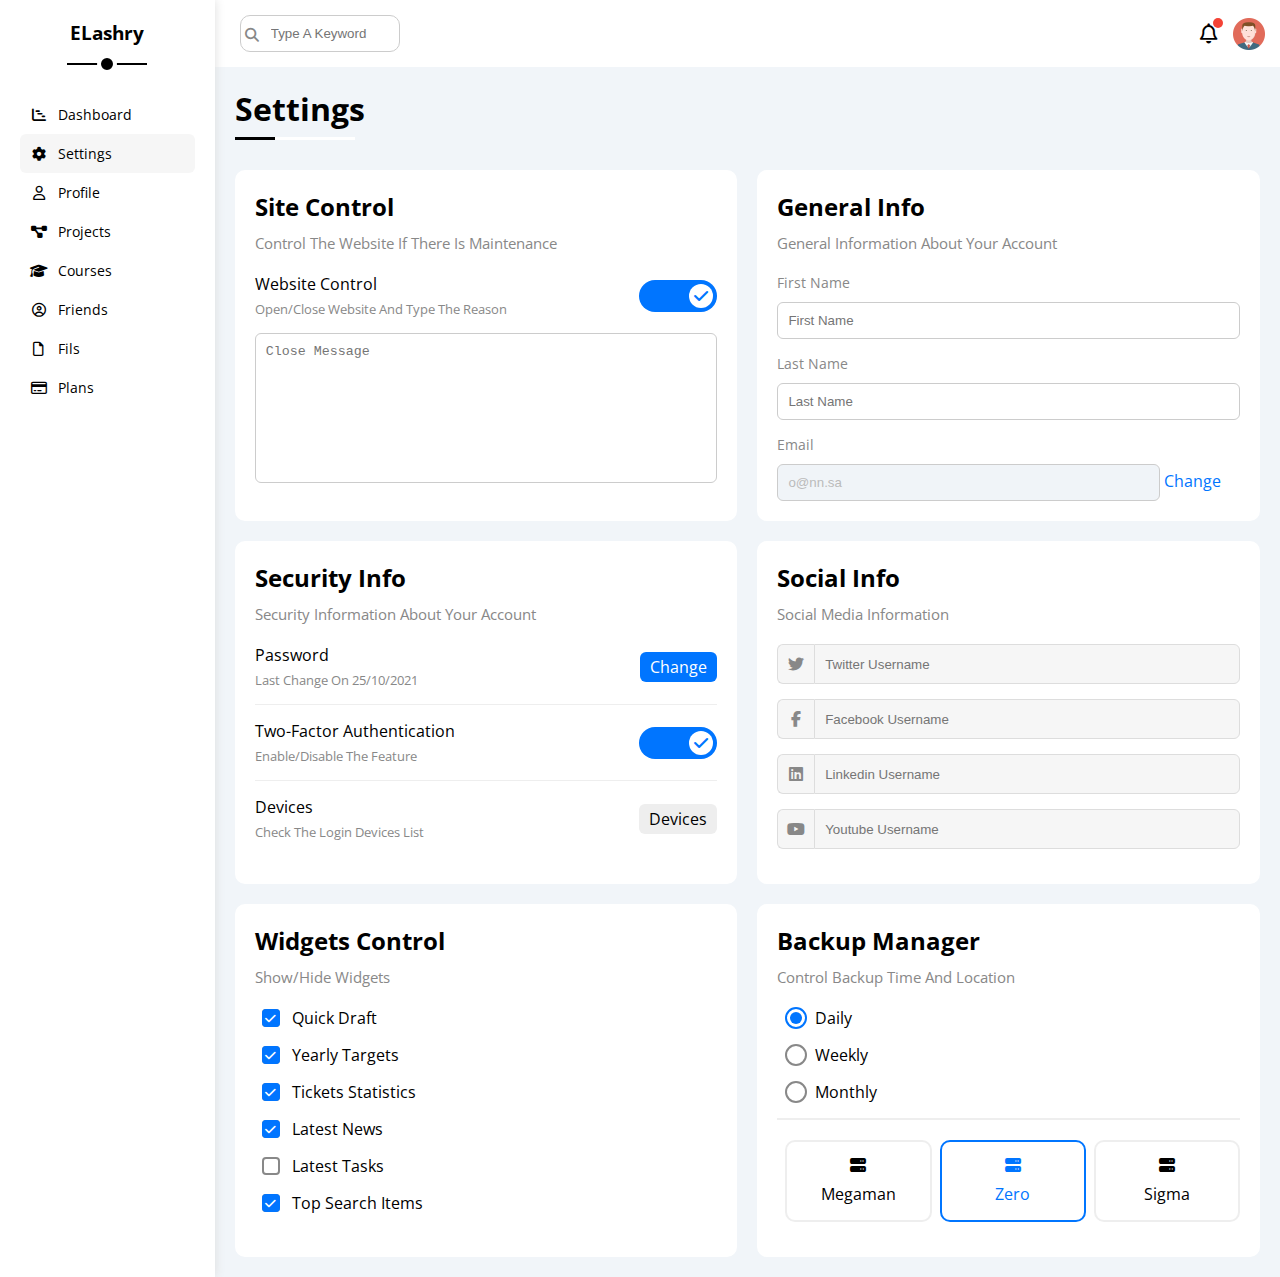
<file: settings.html>
<!DOCTYPE html>
<html lang="en">
<head>
    <meta charset="UTF-8">
    <meta name="viewport" content="width=device-width, initial-scale=1.0">
    <title>Settings</title>
    <link rel="stylesheet" href="css/all.css">
    <link rel="stylesheet" href="css/framework.css">
    <link rel="stylesheet" href="css/master.css">
    <link rel="preconnect" href="https://fonts.googleapis.com">
    <link rel="preconnect" href="https://fonts.gstatic.com" crossorigin>
    <link href="https://fonts.googleapis.com/css2?family=Cairo:wght@200..1000&family=Open+Sans:ital,wght@0,300..800;1,300..800&family=Work+Sans:ital,wght@0,100..900;1,100..900&family=Young+Serif&display=swap" rel="stylesheet">
</head>
<body>
    <!-- Start Sidebar  -->
    <div class="page d-flex">
        <div class="sidebar bg-white p-20 p-relative">
            <h3 class="p-relative txt-c mt-0">ELashry</h3>
            <ul>
                <li>
                    <a class=" d-flex c-black align-center fs-14 p-10 red-6" href="index.html">
                        <i class="fa-solid fa-chart-gantt fa-fw"></i>
                        <span class="hide-mobile">Dashboard</span>
                    </a>
                </li>
                <li> 
                    <a class=" active d-flex c-black align-center fs-14 p-10 red-6" href="settings.html">
                        <i class="fa-solid fa-gear fa-fw"></i>
                        <span class="hide-mobile">Settings</span>
                    </a>
                </li>
                <li>
                    <a class=" d-flex c-black align-center fs-14 p-10 red-6" href="profile.html">
                        <i class="fa-regular fa-user fa-fw"></i>
                        <span class="hide-mobile">Profile</span>
                    </a>
                </li>
                <li>
                    <a class=" d-flex c-black align-center fs-14 p-10 red-6" href="projects.html">
                        <i class="fa-solid fa-diagram-project fa-fw"></i>
                        <span class="hide-mobile">Projects</span>
                    </a>
                </li>
                <li>
                    <a class=" d-flex c-black align-center fs-14 p-10 red-6" href="courses.html">
                        <i class="fa-solid fa-graduation-cap fa-fw"></i>
                        <span class="hide-mobile">Courses</span>
                    </a>
                </li>
                <li>
                    <a class=" d-flex c-black align-center fs-14 p-10 red-6" href="friends.html">
                        <i class="fa-regular fa-circle-user fa-fw"></i>
                        <span class="hide-mobile">Friends</span>
                    </a>
                </li>
                <li>
                    <a class=" d-flex c-black align-center fs-14 p-10 red-6" href="fils.html">
                        <i class="fa-regular fa-file fa-fw"></i>
                        <span class="hide-mobile">Fils</span>
                    </a>
                </li>
                <li>
                    <a class=" d-flex c-black align-center fs-14 p-10 red-6" href="plans.html">
                        <i class="fa-regular fa-credit-card fa-fw"></i>
                        <span class="hide-mobile">Plans</span>
                    </a>
                </li>
            </ul>
        </div>
    <!-- End Sidebar -->
        <div class="content w-full">
            <!-- Start Head  -->
            <div class="head bg-white p-15 between-flex">
                <div class="search p-relative">
                    <input class="p-10 b-cc red-10" type="search" placeholder="Type A Keyword">
                </div>
                <div class="icon d-flex align-center">
                    <span class="notification p-relative">
                        <i class="fa-regular fa-bell fa-lg"></i>
                    </span>
                    <img src="images/avatar.png" alt="">
                </div>
            </div>
            <!-- End Head -->
            <h1 class="p-relative">Settings</h1>
            <div class="settings-page m-20 d-grid gap-20">
                <!-- Start Settings box -->
                <div class="p-20 bg-white red-10">
                    <h2 class="mt-0 mb-10">Site Control</h2>
                    <p class="mt-0 mb-20 c-grey fs-15">Control The Website If There Is Maintenance</p>
                    <div class="mb-15 between-flex">
                        <div>
                            <span>Website Control</span>
                            <p class="fs-13 mt-5 mb-0 c-grey">Open/Close Website And Type The Reason</p>
                        </div>
                        <div>
                            <label>
                                <input type="checkbox" class="toggle-checKbox" checked>
                                <div class="toggle-switch"></div>
                            </label>
                        </div>
                    </div>
                    <textarea class="close-message p-10 red-6 d-block w-full" placeholder="Close Message"></textarea>
                </div>
                <!-- End Settings box -->
                                <!-- Start Settings box -->
                                <div class="p-20 bg-white red-10">
                                    <h2 class="mt-0 mb-10">General Info</h2>
                                    <p class="mt-0 mb-20 c-grey fs-15">General Information About Your Account</p>
                                    <div class="mb-15">
                                        <label for="first" class="d-block fs-14 mb-10 c-grey">First Name</label>
                                        <input type="text" class="w-full p-10 red-6 d-block b-none b-ccc" id="first" placeholder="First Name">
                                    </div>
                                    <div class="mb-15">
                                        <label for="last" class="d-block fs-14 mb-10 c-grey">Last Name</label>
                                        <input type="text" class="w-full p-10 red-6 d-block b-none b-ccc" id="last" placeholder="Last Name">
                                    </div>
                                    <div>
                                        <label for="email" class="d-block fs-14 mb-10 c-grey">Email</label>
                                        <input type="email" class="w-full p-10 red-6 d-block b-none b-ccc email" id="email" placeholder="Email" value="o@nn.sa" disabled>
                                        <a href="#" class="c-blue">Change</a>
                                    </div>
                                </div>
                                <!-- End Settings box -->
                                                <!-- Start Settings box -->
                <div class="p-20 bg-white red-10">
                    <h2 class="mt-0 mb-10">Security Info</h2>
                    <p class="mt-0 mb-20 c-grey fs-15">Security Information About Your Account</p>
                    <div class=" sec-box mb-15 between-flex">
                        <div>
                            <span>Password</span>
                            <p class="c-grey fs-13 mt-5 mb-0">Last Change On 25/10/2021</p>
                        </div>
                        <a href="#" class="bg-blue c-white btn-shape button">Change</a>
                    </div>
                    <div class="sec-box mb-15 between-flex">
                        <div>
                            <span>Two-Factor Authentication</span>
                            <p class="c-grey fs-13 mt-5 mb-0">Enable/Disable The Feature</p>
                        </div>
                            <label>
                                <input type="checkbox" class="toggle-checKbox" checked>
                                <div class="toggle-switch"></div>
                            </label>
                    </div>
                    <div class="sec-box between-flex">
                        <div>
                            <span>Devices</span>
                            <p class="c-grey fs-13 mt-5 mb-0">Check The Login Devices List</p>
                        </div>
                        <a href="#" class="bg-eee c-black btn-shape">Devices</a>
                    </div>
                
                <!-- End Settings box -->
            </div>
                <!-- End Settings Box -->
                                <!-- Start Settings Info -->
                                    <div class="social-boxes p-20 bg-white red-10">
                                        <h2 class="mt-0 mb-10">Social Info</h2>
                                        <p class="mt-0 mb-20 c-grey fs-15">Social Media Information</p>
                                        <div class="d-flex align-center mb-15">
                                            <i class="fa-brands fa-twitter center-flex c-grey"></i>
                                            <input class="w-full" type="text" placeholder="Twitter Username">
                                        </div>
                                        <div class="d-flex align-center mb-15">
                                            <i class="fa-brands fa-facebook-f center-flex c-grey"></i>
                                            <input class="w-full" type="text" placeholder="Facebook Username">
                                        </div>
                                        <div class="d-flex align-center mb-15">
                                            <i class="fa-brands fa-linkedin center-flex c-grey"></i>
                                            <input class="w-full" type="text" placeholder="Linkedin Username">
                                        </div>
                                        <div class="d-flex align-center mb-15">
                                            <i class="fa-brands fa-youtube center-flex c-grey"></i>
                                            <input class="w-full" type="text" placeholder="Youtube Username">
                                        </div>
                                    </div>
                                <!-- End Settings Info -->
                                <!-- Start Widget Control -->
                                <div class="widget-control p-20 bg-white red-10">
                                    <h2 class="mt-0 mb-10">Widgets Control</h2>
                                    <p class="mt-0 mb-20 c-grey fs-15">Show/Hide Widgets</p>
                                    <div class="control d-flex align-center mb-15">
                                        <input type="checkbox" id="one" checked>
                                        <label for="one">Quick Draft</label>
                                    </div>
                                    <div class="control d-flex align-center mb-15">
                                        <input type="checkbox" id="two" checked>
                                        <label for="two">Yearly Targets</label>
                                    </div>
                                    <div class="control d-flex align-center mb-15">
                                        <input type="checkbox" id="three" checked>
                                        <label for="three">Tickets Statistics</label>
                                    </div>
                                    <div class="control d-flex align-center mb-15">
                                        <input type="checkbox" id="four" checked>
                                        <label for="four">Latest News</label>
                                    </div>
                                    <div class="control d-flex align-center mb-15">
                                        <input type="checkbox" id="five">
                                        <label for="five">Latest Tasks</label>
                                    </div>
                                    <div class="control d-flex align-center mb-15">
                                        <input type="checkbox" id="six" checked>
                                        <label for="six">Top Search Items</label>
                                    </div>
                                </div>
                                <!-- End Widget Control -->
                                <!-- Start Backup Manager -->
                                <div class="backup-control p-20 bg-white red-10">
                                    <h2 class="mt-0 mb-10">Backup Manager</h2>
                                    <p class="mt-0 mb-20 c-grey fs-15">Control Backup Time And Location</p>
                                    <div class="date d-flex align-center mb-15">
                                        <input type="radio" name="time" id="daily" checked>
                                        <label for="daily">Daily</label>
                                    </div>
                                    <div class="date d-flex align-center mb-15">
                                        <input type="radio" name="time" id="weekly">
                                        <label for="weekly">Weekly</label>
                                    </div>
                                    <div class="date d-flex align-center mb-15">
                                        <input type="radio" name="time" id="monthly">
                                        <label for="monthly">Monthly</label>
                                    </div>
                                    <div class="servers d-flex align-center txt-c">
                                        <input type="radio" name="servers" id="server-one">
                                        <div class="server mb-15 red-10 w-full">
                                            <label class="d-block m-15" for="server-one">
                                            <i class="fa-solid fa-server d-block mb-10"></i>
                                            Megaman
                                        </label>
                                        </div>
                                        <input type="radio" name="servers" id="server-two" checked>
                                        <div class="server mb-15 red-10 w-full">
                                            <label class="d-block m-15" for="server-two">
                                            <i class="fa-solid fa-server d-block mb-10"></i>
                                            Zero
                                        </label>
                                        </div>
                                        <input type="radio" name="servers" id="server-three">
                                        <div class="server mb-15 red-10 w-full">
                                            <label class="d-block m-15" for="server-three">
                                            <i class="fa-solid fa-server d-block mb-10"></i>
                                            Sigma
                                        </label>
                                        </div>
                                    </div>
                                </div>
                                <!-- End Backup Manager -->
        </div>
    </div>
    </div>
</body>
</html>
</file>
<file: css/framework.css>
:root {
    --blue-color: #0075ff;
    --blue-alt-color: #0d69d5;
    --orange-color: #f59e0b;
    --green-color: #22c55e;
    --red-color: #f44336;
    --grey-color: #888;
}
/* Start Box */
.d-flex{
    display: flex;
}
.align-center{
    align-items: center;
}
.space-between{
    justify-content: space-between;
}
.d-block{
    display: block;
}
.d-grid{
    display: grid;
}
.gap-20{
    gap: 20px;
}
.f-wrap{
    flex-wrap: wrap;
}
/* End Box */
/* Start Padding + Margin */
.p-10{
    padding: 10px;
}
.p-15{
    padding: 15px;
}
.p-20{
    padding: 20px;
}
.pt-15{
    padding-top: 15px;
}
.pt-10{
    padding-top: 10px;
}
.pt-20{
    padding-top: 20px;
}
.pl-15{
    padding-left: 15px;
}
.pb-10{
    padding-bottom: 10px;
}
.pb-15{
    padding-bottom: 15px;
}
.pb-20{
    padding-bottom: 20px;
}
.m-20{
    margin: 20px;
}
.m-0{
    margin: 0;
}
.m-15{
    margin: 15px;
}
.mt-0{
    margin-top: 0;
}
.mt-5{
    margin-top: 5px;
}
.mt-10{
    margin-top: 10px;
}
.mt-15{
    margin-top: 15px;
}
.mt-20{
    margin-top: 20px;
}
.mt-25{
    margin-top: 25px;
}
.mr-10{
    margin-right: 10px;
}
.mr-15{
    margin-right: 15px;
}
.mb-0{
    margin-bottom: 0;
}
.mb-10{
    margin-bottom: 10px;
}
.mb-15{
    margin-bottom: 15px;
}
.mb-20{
    margin-bottom: 20px; 
}
.mb-5{
    margin-bottom: 5px;
}
.mb-25{
    margin-bottom: 25px;
}
/* End Padding + Margin */
/* Start Color */
.bg-white{
    background-color: white;
}
.bg-eee{
    background-color: #eee;
}
.c-black{
    color: black;
}
.c-grey{
    color: var(--grey-color);
}
.bg-blue{
    background-color: var(--blue-color);
}
.c-white{
    color: white;
}
.c-blue{
    color: var(--blue-color);
}
.bg-orange{
    background-color: var(--orange-color);
}
.bg-green{
    background-color: var(--green-color);
}
.c-orange{
    color: var(--orange-color);
}
.c-green{
    color: var(--green-color);
}
.c-red{
    color: var(--red-color);
}
.bg-red{
    background-color: var(--red-color);
}
/* End Color */
/* Start relative */
.p-relative{
    position: relative;
}
.p-absolute{
    position: absolute;
}
/* Start Font */
.txt-c{
    text-align: center;
}
.fs-13{
    font-size: 13px;
}
.fs-14{
    font-size: 14px;
}
.fs-15{
    font-size: 15px;
}
.fs-25{
    font-size: 25px;
}
.fw-bold{
    font-weight: bold;
}
/* End Font */
/* Start Border */
.red-half{
    border-radius: 50%;
}
.red-10{
    border-radius: 10px;
}
.red-6{
    border-radius: 6px;
}
.b-cc{
    border: 1px solid #ccc;
}
.b-none{
    border: none;
}
.b-eee{
    border: 1px solid #eee;
}
/* End Border */
/* Start Width + Height */
.w-full{
    width: 100%;
}
.w-fit{
    width: fit-content;
}
.h-full{
    height: 100%;
}
.w-100{
    width: 100px;
    height: 100px;
}
/* End Width + Height */
/* Start Component */
.between-flex{
    display: flex;
    align-items: center;
    justify-content: space-between;
}
.btn-shape{
    padding: 4px 10px;
    border-radius: 6px;
}
.center-flex{
    display: flex;
    align-items: center;
    justify-content: center;
}
.b-ccc{
    border: 1px solid #ccc;
}
/* End Component */
/* Start Media */
@media (max-width: 767px){
    .hide-mobile{
        display: none;
    }
}
@media (max-width: 767px){
    .txt-c-mobile{
        text-align: center;
    }
}
@media (max-width: 767px){
    .block-mobile{
        display: block;
    }
}
/* End Media */
</file>
<file: css/master.css>
/* Start var */
:root {
    --blue-color: #0075ff;
    --blue-alt-color: #0d69d5;
    --orange-color: #f59e0b;
    --green-color: #22c55e;
    --red-color: #f44336;
    --grey-color: #888;
}
/* End var */
*{
    box-sizing: border-box;
}
body{
    font-family: 'Open Sans', sans-serif;
    margin: 0;
}
*:focus{
    outline: none;
}
a{
    text-decoration: none;
}
ul{
    list-style: none;
    padding: 0;
}
::-webkit-scrollbar{
    width: 15px;
}
::-webkit-scrollbar-track{
    background-color: white;
}
::-webkit-scrollbar-thumb{
    background-color: var(--blue-color);
}
::-webkit-scrollbar-thumb:hover{
    background-color: var(--blue-alt-color);
}
.page{
    background-color: #f1f5f9;
}
/* Start Sidebar */
.sidebar{
    width: 250px;
    box-shadow: 0 0 10px #ddd;
}
.sidebar > h3{
    margin-bottom: 50px;
    position: relative;
}
.sidebar > h3::before{
    content: "";
    background-color: black;
    width: 80px;
    height: 2px;
    bottom: -20px;
    position: absolute;
    transform: translateX(-50%);
    left: 50%;
}
.sidebar > h3::after{
    content: "";
    position: absolute;
    bottom: -29px;
    background-color: black;
    border-radius: 50%;
    width: 12px;
    height: 12px;
    left: 50%;
    transform: translateX(-50%);
    border: 4px solid white;
}
.sidebar ul li a{
    transition: 0.3s;
}
.sidebar ul li a:hover,
.sidebar ul li a.active{
    background-color: #f6f6f6;
}
.sidebar ul li span{
    font-size: 14px;
    margin-left: 10px;
}
@media (max-width: 767px) {
    .sidebar {
        width: 58px;
        padding: 10px;
    }
    .sidebar > h3 {
        font-size: 10px;
        margin-bottom: 15px;
    }
    .sidebar > h3::before,
    .sidebar > h3::after {
        display: none;
    }
}
/* End Sidebar */
/* Start Content */
.content{
    overflow: hidden;
}
.head .search::before {
    font-family: var(--fa-style-family-classic);
    content: "\f002";
    position: absolute;
    left: 15px;
    font-weight: 900;
    top: 50%;
    transform: translateY(-50%);
    font-size: 14px;
    color: var(--grey-color);
}
.head .search input{
    margin-left: 10px;
    padding-left: 30px;
    width: 160px;
    transition: width 0.3s;
}
.head .search input:focus{
    width: 200px;
}
.head .search input:focus::placeholder{
    opacity: 0;
}
.head .icon .notification::before{
    content: "";
    position: absolute;
    background-color: var(--red-color);
    width: 10px;
    height: 10px;
    border-radius: 50%;
    right: -5px;
    top: -5px;
}
.head .icon img{
    width: 32px;
    height: 32px;
    margin-left: 15px;
}
.page h1{
    margin: 20px 20px 40px;
}
.page h1:before,
.page h1:after{
    content: "";
    height: 3px;
    position: absolute;
    bottom: -10px;
    left: 0;
}
.page h1::before{
    background-color: white;
    width: 120px
}
.page h1::after{
    background-color: black;
    width: 40px;
}
.wrapper{
    display: grid;
    grid-template-columns: repeat(auto-fill, minmax(450px, 1fr));
    margin-left: 20px;
    margin-right: 20px;
    gap: 20px;
}
@media (max-width: 767px) {
    .wrapper {
        grid-template-columns: minmax(200px, 1fr);
        margin-left: 10px;
        margin-right: 10px;
        gap: 10px;
    }
}
/* End Content */
/* Start Welcome Widget */
.welcome{
    overflow: hidden;
}
.welcome .intro img{
    width: 200px;
    margin-bottom: -10px;
}
.welcome .avatar{
    width: 64px;
    height: 64px;
    margin-left: 20px;
    padding: 2px;
    border: 2px solid white;
    border-radius: 50%;
    box-shadow: 0 0 5px #ddd;
    margin-top: -32px;
}
.welcome .body{
    border-top: 1px solid #eee;
    border-bottom: 1px solid #eee;
}
.welcome .body > div{
    flex: 1;
}
.welcome .visit{
    margin: 0 15px 15px auto;
    transition: 0.3s;
}
.welcome .visit:hover{
    background-color: var(--blue-alt-color);
}
@media (max-width: 767px) {
    .welcome .intro{
        padding-bottom: 30px;
    }
    .welcome .avatar{
        margin-left: 0;
    }
    .welcome .body > div:not(:last-child){
        margin-bottom: 20px;
    }
}
/* End Welcome Widget */
/* Start Quick Draft Widget  */
.quick-draft form textarea{
    resize: none;
    min-height: 180px;
}
.quick-draft .save{
    margin-left: auto;
    transition: 0.3s;
    cursor: pointer;
}
.quick-draft .save:hover{
    background-color: var(--blue-alt-color);
}
/* End Quick Draft Widget */
/* Start Targets */
.targets .targets-row .icon{
    width: 80px;
    height: 80px;
    margin-right: 15px;
}
.targets .details{
    flex: 1;
}
.targets .details .progress{
    height: 4px;
}
.targets .details .progress > span{
    position: absolute;
    left: 0;
    top: 0;
    height: 100%;
}
.targets .details .progress > span span{
    position: absolute;
    bottom: 16px;
    right: -16px;
    color: white;
    padding: 2px 5px;
    border-radius: 6px;
    font-size: 13px;
}
.targets .details .progress > span span::after{
    content: "";
    border-color: transparent;
    border-width: 5px;
    border-style: solid;
    position: absolute;
    bottom: -10px;
    left: 50%;
    transform: translateX(-50%);
}
.targets .details .progress > .blue span::after{
    border-top-color: var(--blue-color);
}
.targets .details .progress > .orange span::after{
    border-top-color: var(--orange-color);
}
.targets .details .progress > .green span::after{
    border-top-color: var(--green-color);
}
.blue .icon,
.blue .progress{
    background-color: rgba(0 117 255 / 20% );
}
.orange .icon,
.orange .progress{
    background-color: rgba(245 158 11 / 20% );
}
.green .icon,
.green .progress{
    background-color: rgba(34 197 94 / 20% );
}
/* End Targets */
.tickets .box {
    border: 1px solid #ccc;
    width: calc(50% - 10px);
}
@media (max-width: 767px) {
    .tickets .box {
        width: 100%;
    }
}
/* Start  Latest News */
.latest-news .news-row:not(:last-of-type){
    margin-bottom: 20px;
    padding-bottom: 20px;
    border-bottom: 1px solid #eee;
}
.latest-news .news-row img{
    width: 100px;
    border-radius: 6px;
    margin-right: 15px;
}
.latest-news .info{
    flex-grow: 1;
}
.latest-news .info h3{
    margin: 0 0 6px;
    font-size: 16px;
}
@media (max-width: 767px){
    .latest-news .news-row .label{
        width: fit-content;
        margin: 10px auto;
    }
}
/* End  Latest News */
/* Start Latest Tasks */
.tasks .task-row:not(:last-of-type){
    margin-bottom: 15px;
    padding-bottom: 15px;
    border-bottom: 1px solid #eee;
}
.tasks .task-row .info{
    flex-grow: 1;
}
.tasks .done{
    opacity: 0.3;
}
.tasks .done h3,
.tasks .done p{
    text-decoration: line-through;
}
.tasks .delete{
    cursor: pointer;
    transition: 0.3s;
}
.delete:hover{
    color: var(--red-color);
}
@media (max-width: 767px){
    .tasks .info p {
        padding-right: 4px;
    }
}
/* End Latest Tasks */
/* Start Latest uploads */
.latest-uploads ul li img{
    width: 40px;
    height: 40px;
}
.latest-uploads ul li:not(:last-child){
    border-bottom: 1px solid #eee;
}
/* End Latest uploads */
/* Start Last Project Progress */
.last-project ul::before{
    content: "";
    position: absolute;
    left: 11px;
    width: 2px;
    height: 100%;
    background-color: var(--blue-color);
}
.last-project ul li::before{
    content: "";
    width: 20px;
    height: 20px;
    display: block;
    border-radius: 50%;
    background-color: white;
    border: 2px solid white;
    outline: 2px solid var(--blue-color);
    margin-right: 15px;
    z-index: 1;
}
.last-project ul li.done::before{
    background-color: var(--blue-color);
}
.last-project ul li.current::before{
    animation: change-color 0.8s alternate infinite;
}
.last-project .launch-icon{
    position: absolute;
    width: 160px;
    right: 0;
    bottom: 0;
    opacity: 0.2;
}
@keyframes change-color{
    from{
        background-color: var(--blue-color);
    }
    to{
        background-color: white;
    }
}
/* Start Last Project Progress */
/* Start Reminders */
.reminders ul li .key{
    width: 15px;
    height: 15px;
}
.reminders ul li > .blue{
    border-left: 2px solid var(--blue-color);
}
.reminders ul li > .green{
    border-left: 2px solid var(--green-color);
}
.reminders ul li > .orange{
    border-left: 2px solid var(--orange-color);
}
.reminders ul li > .red{
    border-left: 2px solid var(--red-color);
}
/* End Reminders */
/* Start Latest Post */
.latest-post .avatar{
    width: 48px;
    height: 48px;
}
.latest-post .post-content{
    text-transform: capitalize;
    line-height: 1.8;
    border-top: 1px solid #eee;
    border-bottom: 1px solid #eee;
    min-height: 140px;
}
/* End Latest Post */
/* Start social-media */
.social-media .box{
    padding-left: 70px;
}
.social-media .box i{
    position: absolute;
    left: 0;
    top: 0;
    width: 52px;
    transition: 0.3s;
}
.social-media .box i:hover{
    transform: rotate(5deg);
}
.social-media .twitter{
    background-color: rgba(29 161 242  /20%);
    color: #1da1f2;
}
.social-media .twitter i,
.social-media .twitter a{
    background-color: #1da1f2;
}
.social-media .facebook{
    background-color: rgb(24 118 242 / 20%);
    color: #1877f2;
}
.social-media .facebook i,
.social-media .facebook a{
    background-color: #1877f2;
}
.social-media .youtube{
    background-color: rgb(255 0 0 / 20%);
    color: #ff0000;
}
.social-media .youtube i,
.social-media .youtube a{
    background-color: #ff0000;
}
.social-media .linkedin{
    background-color: rgb(10 102 194 / 20%);
    color: #0a66c2;
}
.social-media .linkedin  i,
.social-media .linkedin  a{
    background-color: #0a66c2;
}
/* End social-media */
/* Start Project Table */
.project .responsive-table{
    overflow-x: auto;
}
.project table{
    min-width: 1000px;
    border-spacing: 0;
}
.project thead td{
    background-color: #eee;
    font-weight: bold;
}
.project table td{
    padding: 15px;
}
.project tbody tr:hover td{
    background-color: #faf7f7;
}
.project tbody td{
    border-bottom: 1px solid #eee;
    border-left: 1px solid #eee;
    transition: 0.6s;
}
.project table tbody tr td:last-child{
    border-right: 1px solid #eee;
}
.project tbody img{
    width: 32px;
    height: 32px;
    border-radius: 50%;
    padding: 2px;
    background-color: white;
}
.project tbody img:not(:first-child){
    margin-left: -20px;
}
.project tbody .label{
    font-size: 13px;
}
/* End Project Table */
/* Start Setting Page */
.toggle-checKbox{
    appearance: none;
    display: none;
}
.toggle-switch{
    background-color: #ccc;
    width: 78px;
    height: 32px;
    border-radius: 16px;
    position: relative;
    transition: 0.3s;
    cursor: pointer;
}
.toggle-switch::before{
    font-family: var(--fa-style-family-classic);
    content: "\f00d";
    font-weight: 900;
    background-color: white;
    width: 24px;
    height: 24px;
    position: absolute;
    border-radius: 50%;
    top: 4px;
    left: 4px;
    display: flex;
    justify-content: center;
    align-items: center;
    color: #aaa;
    transition: 0.3s;
}
.toggle-checKbox:checked + .toggle-switch{
    background-color: var(--blue-color);
}
.toggle-checKbox:checked + .toggle-switch::before{
    left: 50px;
    content: "\f00c";
    color: var(--blue-color);
}
.settings-page{
    grid-template-columns: repeat(auto-fill ,minmax(500px, 1fr));
}
@media (max-width: 767px){
    .settings-page{
        grid-template-columns: minmax(100px, 1fr);
        margin-left: 10px;
        margin-right: 10px;
        gap: 10px;
    }
}
.settings-page .close-message{
    border: 1px solid #ccc;
    resize: none;
    min-height: 150px;
}
.settings-page .email{
    display: inline-flex;
    width: calc(100% - 80px);
}
.settings-page .sec-box:not(:last-of-type) {
    border-bottom: 1px solid #eee;
}
.settings-page .sec-box {
    padding-bottom: 15px;
}

.settings-page .sec-box .button{
    transition: 0.3s;
}
.settings-page .sec-box .button:hover{
    background-color: var(--blue-alt-color);
}
.settings-page .social-boxes i{
    width: 40px;
    height: 40px;
    background-color: #f6f6f6;
    border: 1px solid #ddd;
    border-right: none;
    border-radius: 6px 0 0 6px;
    transition: 0.3s;
}
.settings-page .social-boxes input{
    height: 40px;
    background-color: #f6f6f6;
    border: 1px solid #ddd;
    padding-left: 10px;
    border-radius: 0 6px 6px 0;
}
.settings-page .social-boxes > div:focus-within i{
    color: black;
}
.settings-page :disabled{
    cursor: no-drop;
    background-color: #f0f4f8;
    color: #bbb;
}
.widget-control .control input[type="checkbox"]{
    appearance: none;
}
.widget-control .control label{
    padding-left: 30px;
    cursor: pointer;
    position: relative;
}
.widget-control .control label::before{
    content: "";
    position: absolute;
    left: 0;
    top: 50%;
    height: 14px;
    width: 14px;
    border: 2px solid var(--grey-color);
    border-radius: 4px;
    margin-top: -9px;
    transition: 0.3s;
}
.widget-control .control label:hover:before{
    border-color: var(--blue-color);
}
.widget-control .control label::after{
    font-family: var(--fa-style-family-classic);
    content: "\f00c";
    font-weight: 900;
    position: absolute;
    left: 0;
    top: 50%;
    margin-top: -9px;
    background-color: var(--blue-color);
    color: white;
    font-size: 12px;
    width: 18px;
    height: 18px;
    border-radius: 4px;
    display: flex;
    align-items: center;
    justify-content: center;
    transform: scale(0) rotate(360deg);
    transition: 0.3s;
}
.widget-control .control input[type="checkbox"]:checked + label::after{
    transform: scale(1);
}
.backup-control input[type="radio"]{
    appearance: none;
}
.backup-control .date label{
    padding-left: 30px;
    cursor: pointer;
    position: relative;
}
.backup-control .date label::before{
    content: "";
    position: absolute;
    left: 0;
    top: 50%;
    margin-top: -11px;
    width: 18px;
    height: 18px;
    border: 2px solid var(--grey-color);
    border-radius: 50%;
}
.backup-control .date label::after{
    content: "";
    position: absolute;
    left: 5px;
    top: 5px;
    width: 12px;
    height: 12px;
    background-color: var(--blue-color);
    border-radius: 50%;
    transition: 0.3s;
    transform: scale(0);
}
.backup-control .date input[type="radio"]:checked + label::before{
    border-color: var(--blue-color);
}
.backup-control .date input[type="radio"]:checked + label::after{
    transform: scale(1);
}
.backup-control .servers{
    border-top: 2px solid #eee;
    padding-top: 20px;
}
@media (max-width: 767px){
    .backup-control .servers{
        flex-wrap: wrap;
    }
}
.backup-control .servers .server{
    border: 2px solid #eee;
    position: relative;
}
.backup-control .servers .server label{
    cursor: pointer;

}
.backup-control .servers input[type="radio"]:checked + .server{
    color: var(--blue-color);
    border-color: var(--blue-color);
}
/* End Setting Page */
/* Start Profile Page */
@media (max-width: 767px){
    .profile-page .overview{
        flex-direction: column;
    }
}
.profile-page .avatar-box{
    width: 300px;
}
@media (min-width: 768px){
    .profile-page .avatar-box{
        border-right: 1px solid #eee;
    }
}
.profile-page .avatar-box > img{
    width: 120px;
    height: 120px;
}
.profile-page .avatar-box .level{
    height: 6px;
    overflow: hidden;
    margin: auto;
    width: 70%;
}
.profile-page .avatar-box .level span{
    position: absolute;
    left: 0;
    top: 0;
    height: 100%;
    background-color: var(--blue-color);
    border-radius: 6px;
}
.profile-page .info-box .box{
    flex-wrap: wrap;
    border-bottom: 1px solid #eee;
    transition: 0.3s;
}
.profile-page .info-box .box:hover{
    background-color: #f6f6f6;
}
.profile-page .info-box .box > div{
    min-width: 250px;
    padding: 10px 0 0;
}
.profile-page .info-box h4{
    font-weight: normal;
}
.profile-page .info-box .toggle-switch {
    height: 20px;
}
.profile-page .info-box .toggle-switch::before {
    width: 12px;
    height: 12px;
    font-size: 8px;
}
.profile-page .info-box .toggle-checKbox:checked + .toggle-switch::before {
    left: 62px;
}
@media (max-width: 767px) {
    .profile-page .info-box .toggle-switch {
        margin: auto;
    }
}
@media (max-width: 767px){
    .profile-page .other-data{
        flex-direction: column;
    }
}
.profile-page .skills-card{
    flex-grow: 1;
}
.profile-page .skills-card ul li{
    padding: 15px 0;
}
.profile-page .skills-card ul li:not(:last-child){
    border-bottom: 1px solid #eee;
}
.profile-page .skills-card ul li span{
    display: inline-flex;
    padding: 4px 10px;
    background-color: #eee;
    border-radius: 6px;
    font-size: 14px;
    transition: 0.8s;
}
.profile-page .skills-card ul li span:hover{
    box-shadow: 5px 5px 5px black;
}
.profile-page .skills-card ul li span:not(:last-child){
    margin-right: 5px;
}
.profile-page .activity-card{
    flex-grow: 2;
}
.profile-page .activity-card .activity:not(:last-of-type){
    border-bottom: 1px solid #eee;
    padding-bottom: 20px;
    margin-bottom: 20px;
}
.profile-page .activity-card .activity img{
    width: 64px;
    height: 64px;
    margin-right: 10px;
}
@media (min-width: 768px){
    .profile-page .activity-card .activity .date{
        margin-left: auto;
        text-align: right;
    }
}
@media (max-width: 767px){
    .profile-page .activity-card .activity{
        flex-direction: column;
    }
    .profile-page .activity-card .activity img{
        margin-right: 0;
        margin-bottom: 20px;
        
    }
    .profile-page .activity-card .activity .date{
        margin-top: 15px;
    }
}
/* End Profile Page */
/* Start Projects Page */
.projects-page{
    grid-template-columns: repeat(auto-fill , minmax(500px, 1fr));
}
@media (max-width: 767px){
    .projects-page{
        grid-template-columns:  minmax(200px, 1fr);
        margin-left: 10px;
        margin-right: 10px;
        gap: 10px;
    }
}
.projects-page .project .date{
    position: absolute;
    top: 10px;
    right: 10px;
}
.projects-page .project h4{
    font-weight: normal;
}
.projects-page .project .team{
    position: relative;
    min-height: 80px;
}
.projects-page .project .team a{
    position: absolute;
    left: 0;
    bottom: 0;
    transition: 0.3s;
}
.projects-page .project .team a:nth-child(2){
    left: 25px;
}
.projects-page .project .team a:nth-child(3){
    left: 50px;
}
.projects-page .project .team a:nth-child(4){
    left: 75px;
}
.projects-page .project .team a:nth-child(5){
    left: 100px;
}
.projects-page .project .team a:hover{
    z-index: 1000;
    box-shadow: 8px 8px 8px black;
}
.projects-page .project .team img{
    width: 40px;
    height: 40px;
    border-radius: 50%;
    border: 2px solid white;
}
.projects-page .project .do{
    justify-content: flex-end;
    border-top: 1px solid #eee;
    padding-top: 15px;
    margin-top: 15px;
}
@media (max-width: 767px){
    .projects-page .project .do{
        flex-direction: column;
    }
}
.projects-page .project .do span{
    padding: 3px 4px;
    margin-left: 5px;
    width: fit-content;
    transition: 0.6s;
}
.projects-page .project .do span:hover{
    box-shadow: 4px 4px 4px rgb(28, 24, 24);
}
@media (max-width: 767px){
    .projects-page .project .do span:not(:last-child){
        margin-bottom: 15px;
    }
}
.projects-page .project .info{
    border-top: 1px solid #eee;
    padding-top: 15px;
    margin-top: 15px;
}
@media (max-width: 767px){
    .projects-page .project .info{
        flex-direction: column;
    }
    .projects-page .project .prog{
        margin-bottom: 15px;
    }
}
.projects-page .project .prog{
    height: 8px;
    width: 260px;
    position: relative;
    border-radius: 6px;
}
.projects-page .project .prog span{
    position: absolute;
    top: 0;
    left: 0;
    height: 100%;
    border-radius: 6px;
}
/* End Project Page */
/* Start Courses Page */
.courses-page{
    grid-template-columns: repeat(auto-fill , minmax(300px, 1fr));
}
@media (max-width: 767px){
    .courses-page{
        grid-template-columns:  minmax(200px, 1fr);
        margin-left: 10px;
        margin-right: 10px;
        gap: 10px;
    }
}
.courses-page .course{
    overflow: hidden;
}
.courses-page .course .cover{
    max-width: 100%;
}
.courses-page .course .instructor{
    position: absolute;
    width: 64px;
    height: 64px;
    border-radius: 50%;
    top: 20px;
    left: 20px;
    border: 2px solid white;
}
.courses-page .course .info{
    border-top: 1px solid #eee;
    font-size: 13px;
}
.courses-page .course .info .title{
    position: absolute;
    left: 50%;
    transform: translateX(-50%);
    height: 27px;
    top: -13px;
    transition: 0.4s;
}
.courses-page .course .info .title:hover{
    box-shadow: 5px 5px rgb(96, 89, 89);
}
.courses-page .course  .description{
    line-height: 1.7;
}
/* End Courses Page */
/* Start Friends Page */
.friends-page{
    grid-template-columns: repeat(auto-fill , minmax(300px, 1fr));
}
@media (max-width: 767px){
    .friends-page{
        grid-template-columns:  minmax(200px, 1fr);
        margin-left: 10px;
        margin-right: 10px;
        gap: 10px;
    }
}
.friends-page .contact{
    position: absolute;
    top: 10px;
    left: 10px;
}
.friends-page .contact i{
    background-color: #eee;
    border-radius: 50%;
    padding: 10px;
    color: #666;
    font-size: 13px;
    cursor: pointer;
    transition: 0.3s;
}
.friends-page .contact i:hover{
    background-color: var(--blue-color);
    color: white;
}
.friends-page .friend .icons{
    border-top: 1px solid #eee;
    border-bottom: 1px solid #eee;
    margin-top: 15px;
    margin-bottom: 15px;
    padding-top: 15px;
    padding-bottom: 15px;
}
.friends-page .friend .icons i{
    margin-right: 5px;
}
.friends-page .friend .vip{
    position: absolute;
    top: 50%;
    right: 0;
    transform: translateY(-50%);
    font-size: 40px;
    opacity: 0.2;
}
/* End Friends Page */
/* Start Files Page */
.files-page{
    flex-direction: row-reverse;
    align-items: start;
}
@media (max-width: 767px){
    .files-page{
        flex-direction: column;
        align-items: normal;
    }
}
.files-page .files-stats{
    min-width: 260px;
}
.files-page .files-stats .icon{
    width: 40px;
    height: 40px;
    margin-right: 10px;
}
.files-page .files-stats .size{
    margin-left: auto;
}
.files-page .files-stats .blue{
    background-color: rgb(0 117 255 / 20%);
}
.files-page .files-stats .green{
    background-color: rgb(34 197 94 / 20%);
}
.files-page .files-stats .red{
    background-color: rgb(244 67 54 / 20%);
}
.files-page .files-stats .orange{
    background-color: rgb(245 158 11 / 20%);
}
.files-page .files-stats .upload{
    margin: 15px auto 0;
    padding: 10px 15px;
    transition: 0.3s;
}
.files-page .files-stats .upload:hover{
    background-color: var(--blue-alt-color);
}
.files-page .files-stats .upload:hover i{
    animation: go-up 0.8s infinite;
}
@keyframes go-up{
    0%,
    100%{
        transform: translateY(0);
    }
    50%{
        transform: translateY(-5px);
    }
}
.files-page .files-content{
    flex: 1;
    grid-template-columns: repeat(auto-fill , minmax(200px, 1fr));
}
.files-page .files-content .icon{
    text-align: center;
}
.files-page .files-content img{
    width: 64px;
    height: 64px;
    transition: 0.3s;
}
.files-page .files-content .file:hover img{
    transform: rotate(5deg);
}
.files-page .files-content .info{
    border-top: 1px solid #eee;
}
/* End Files Page */
/* Start Plans Page */
.plans-page{
    grid-template-columns: repeat(auto-fill , minmax(450px, 1fr));
}
@media (max-width: 767px){
    .plans-page{
        grid-template-columns:  minmax(250px, 1fr);
        margin-left: 10px;
        margin-right: 10px;
        gap: 10px;
    }
}
.plans-page .plan .top{
    border: 3px solid white;
    outline: 3px solid transparent;
}
.plans-page  .green .top{
    outline-color: var(--green-color);
}
.plans-page  .blue .top{
    outline-color: var(--blue-color);
}
.plans-page  .orange .top{
    outline-color: var(--orange-color);
}
.plans-page .plan .price{
    position: relative;
    margin: auto;
    font-size: 40px;
    width: fit-content;
}
.plans-page .plan .price span{
    position: absolute;
    left: -20px;
    top: 0;
    font-size: 25px;
}
.plans-page .plan ul li{
    padding: 15px 0;
    display: flex;
    align-items: center;
    font-size: 15px;
    border-bottom: 1px solid #eee;
}
.plans-page .plan ul li .yes{
    color: var(--green-color);
}
.plans-page .plan ul li  i:not(.yes , .help){
    color: var(--red-color);
    
}
.plans-page .plan ul li  i:first-child{
    font-size: 18px;
    margin-right: 5px;
}
.plans-page .plan ul li .help{
    color: var(--grey-color);
    margin-left: auto;
    cursor: pointer;
}
/* End Plans Page */
</file>
